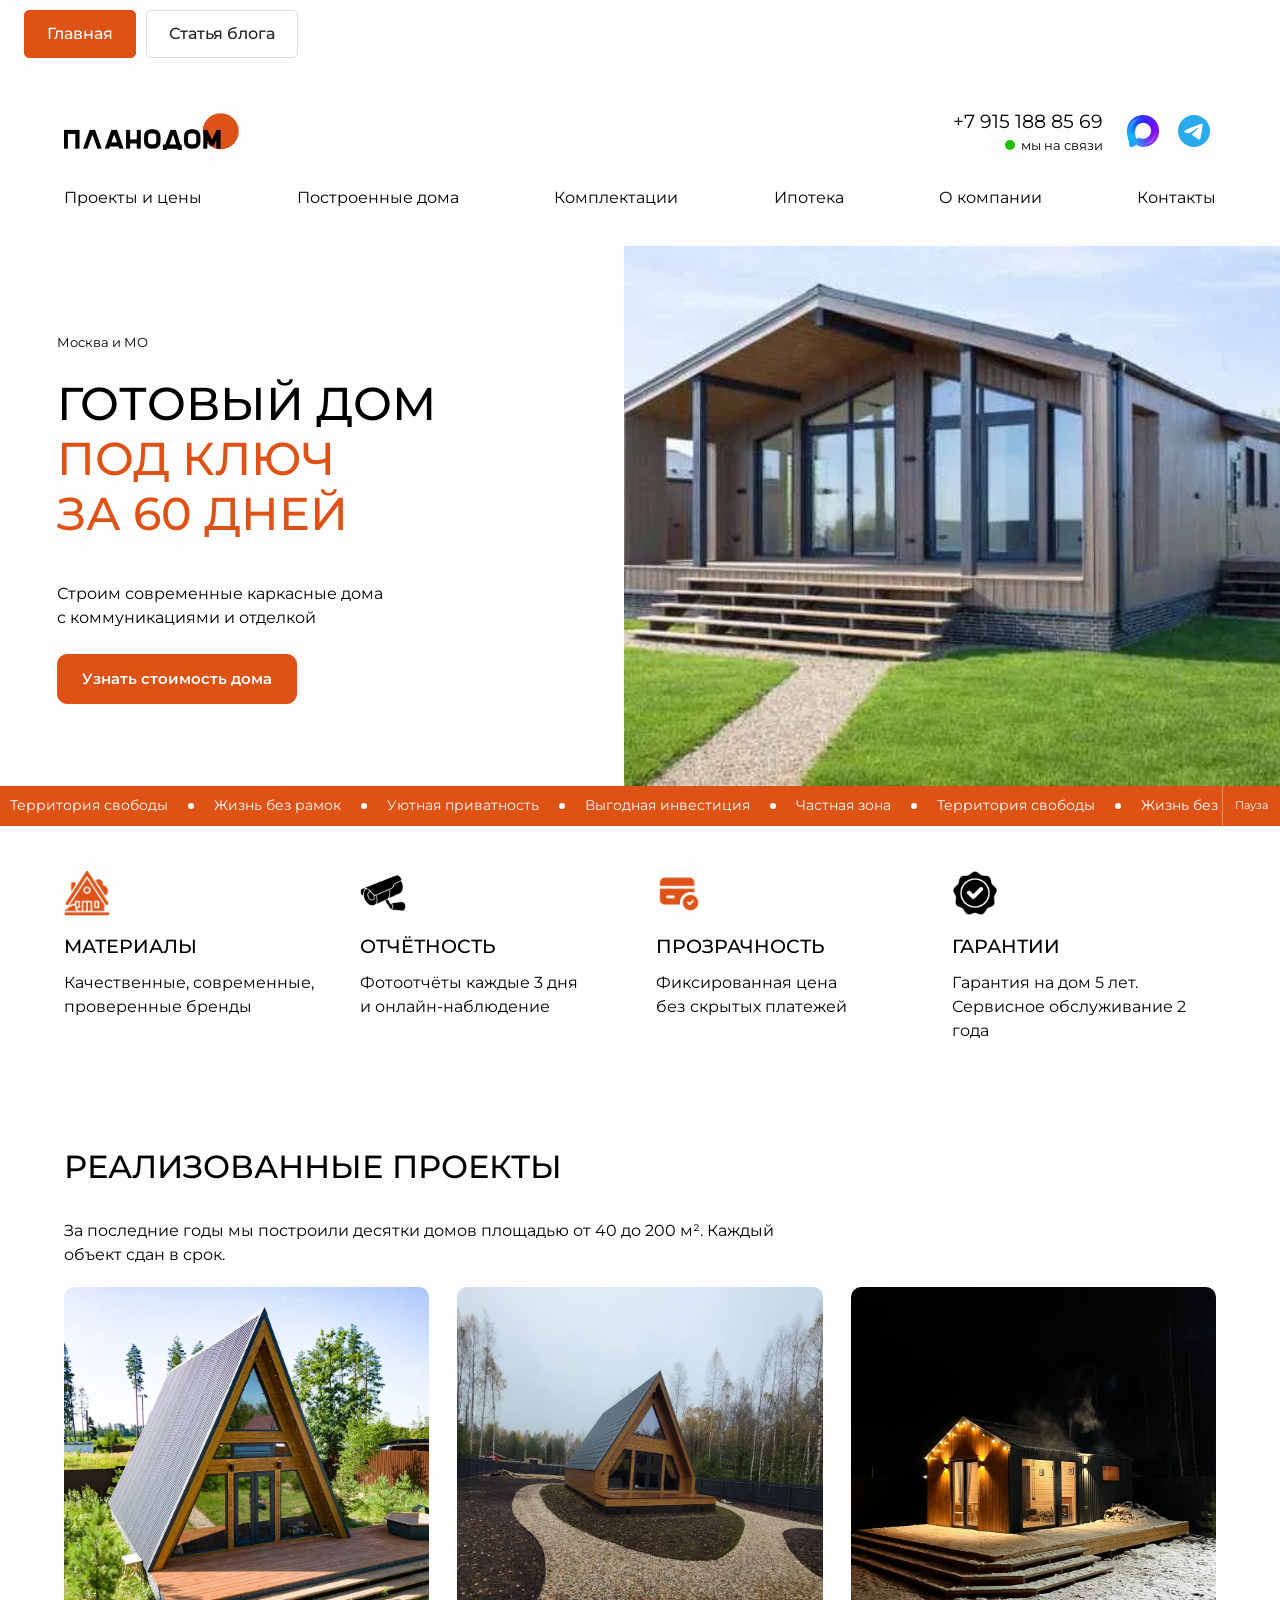
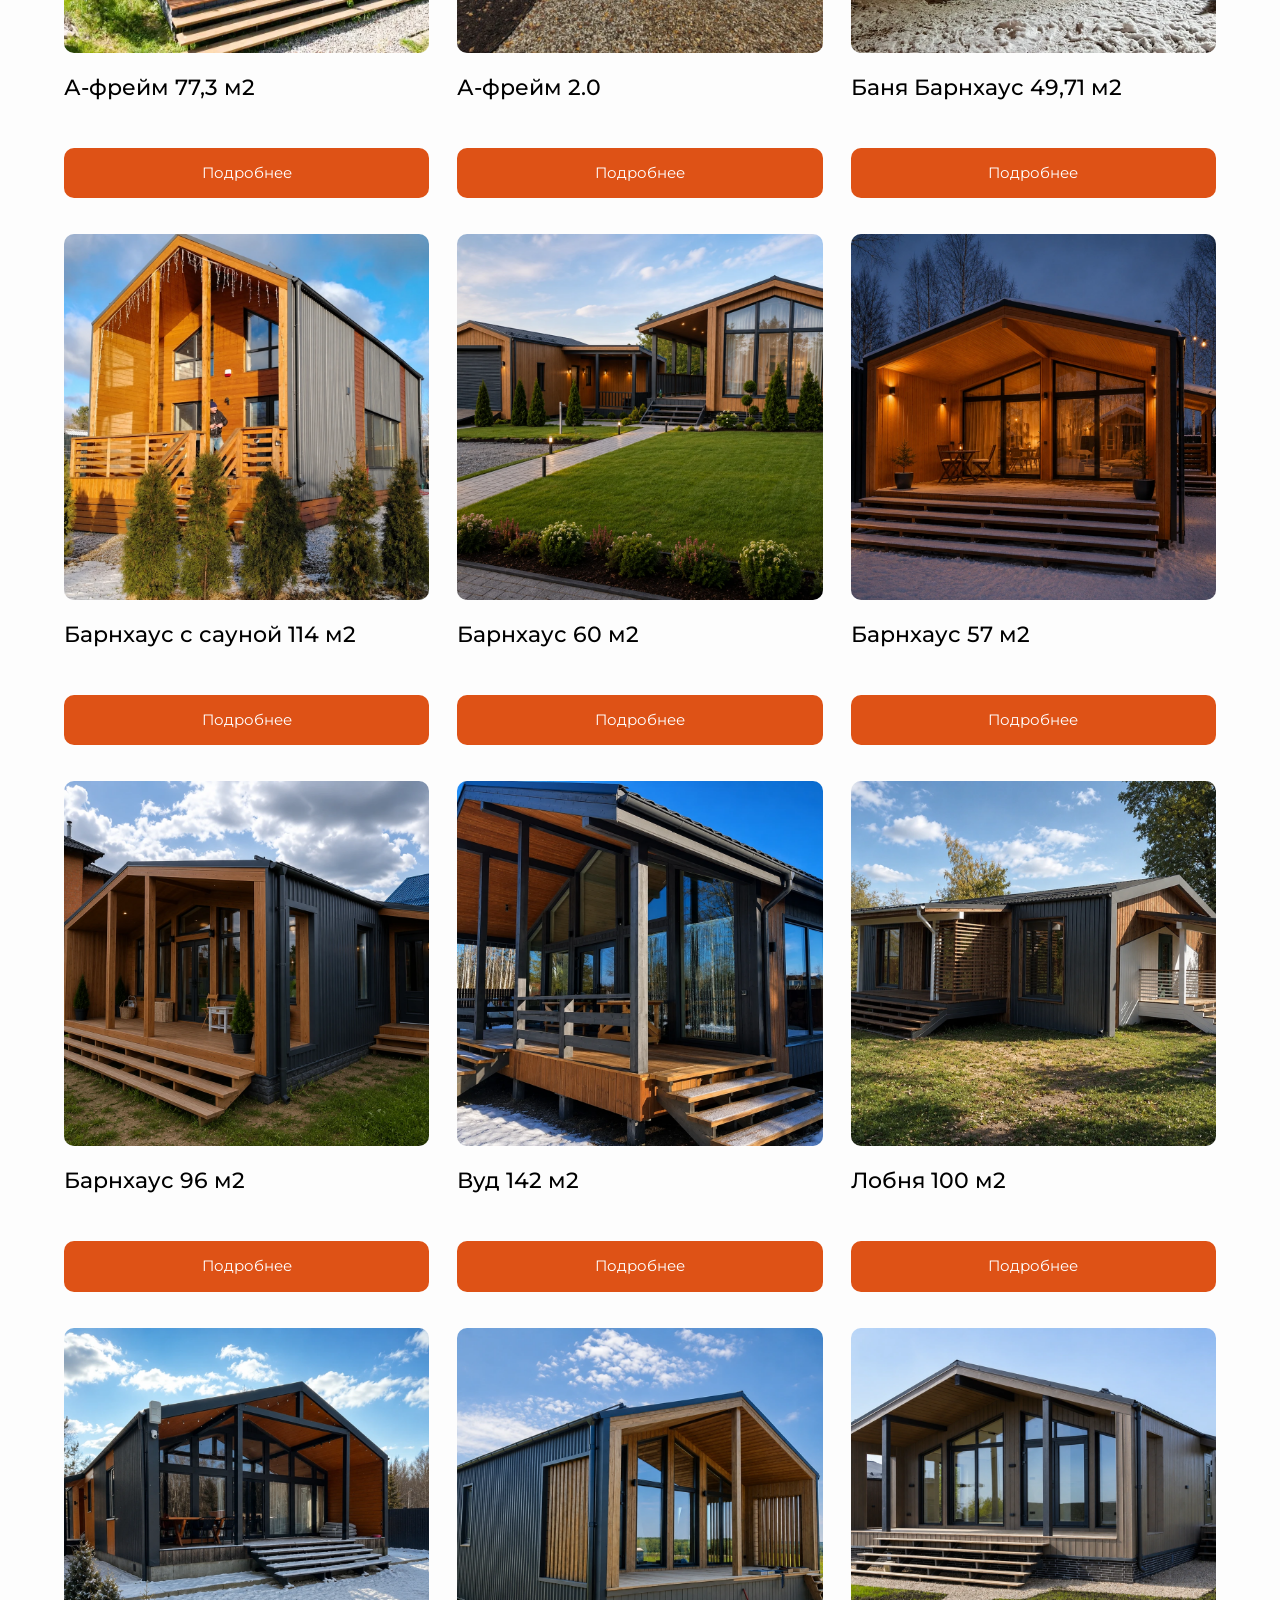
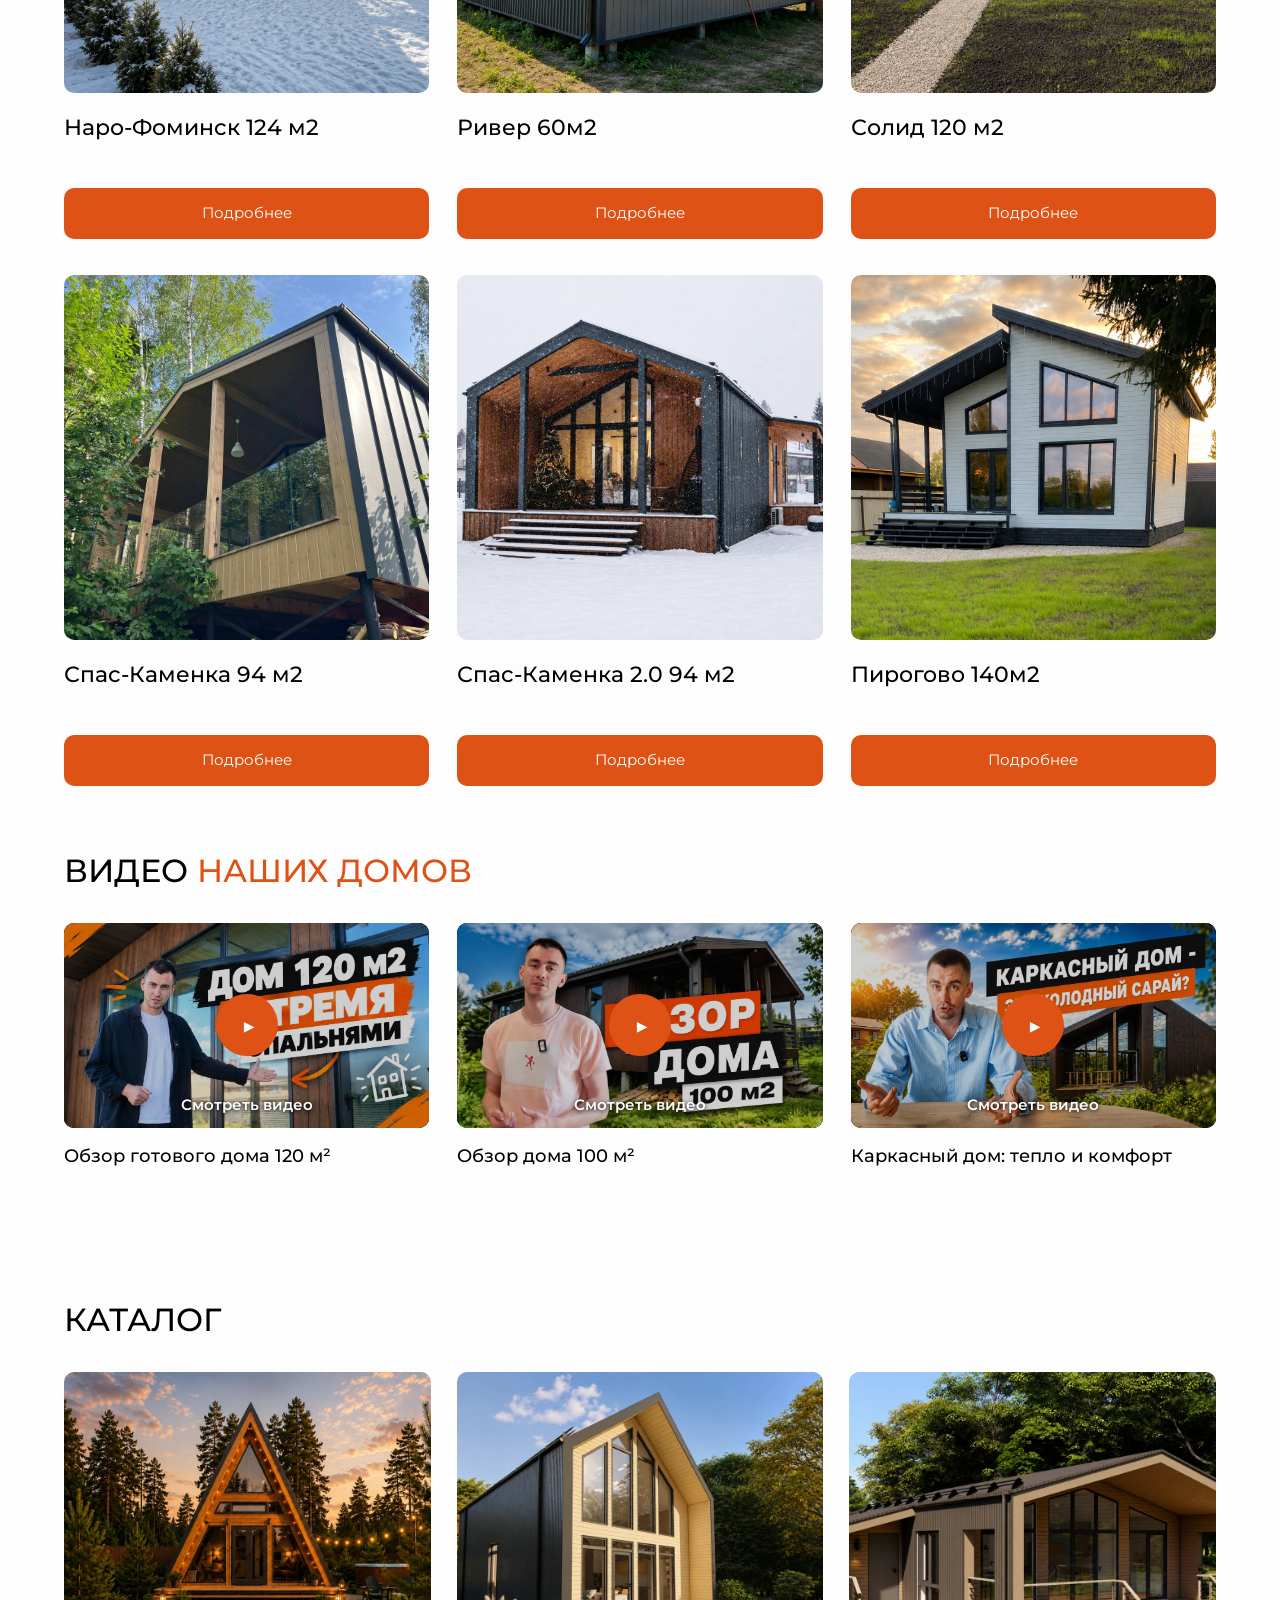
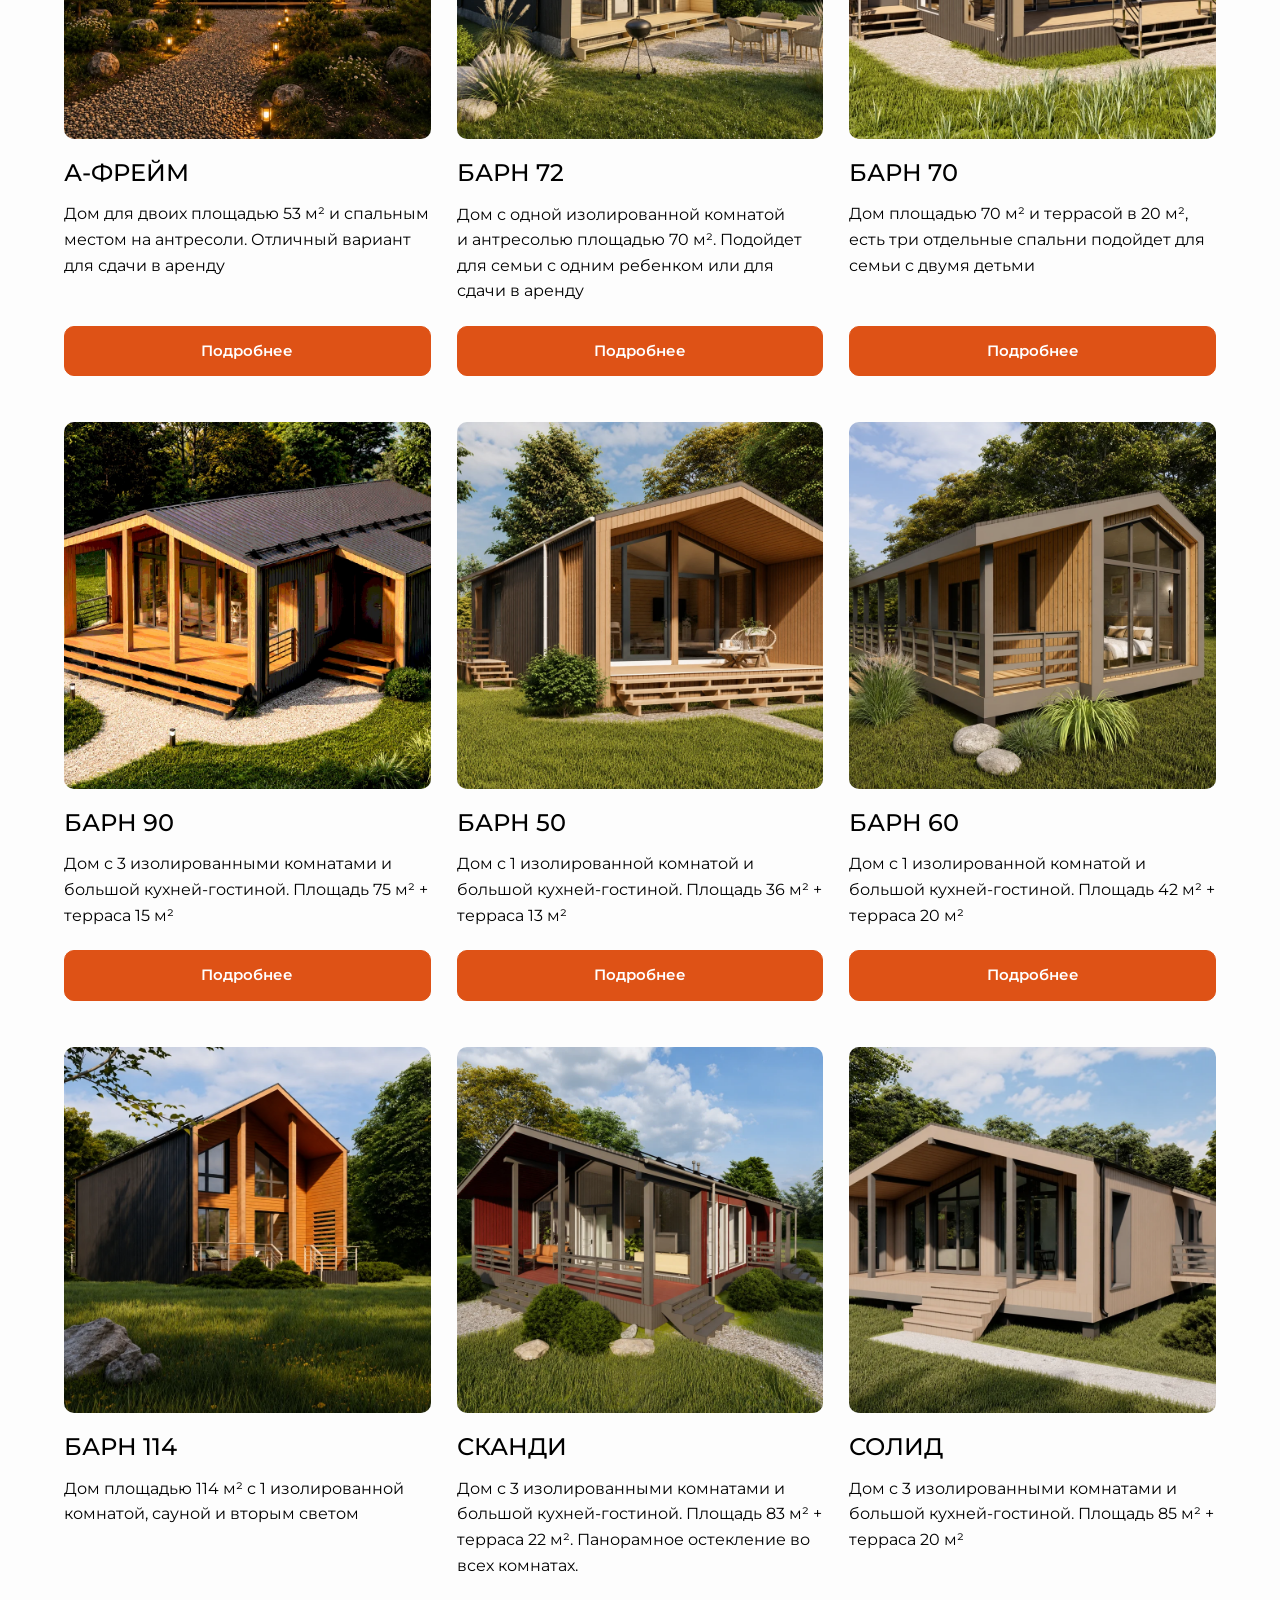
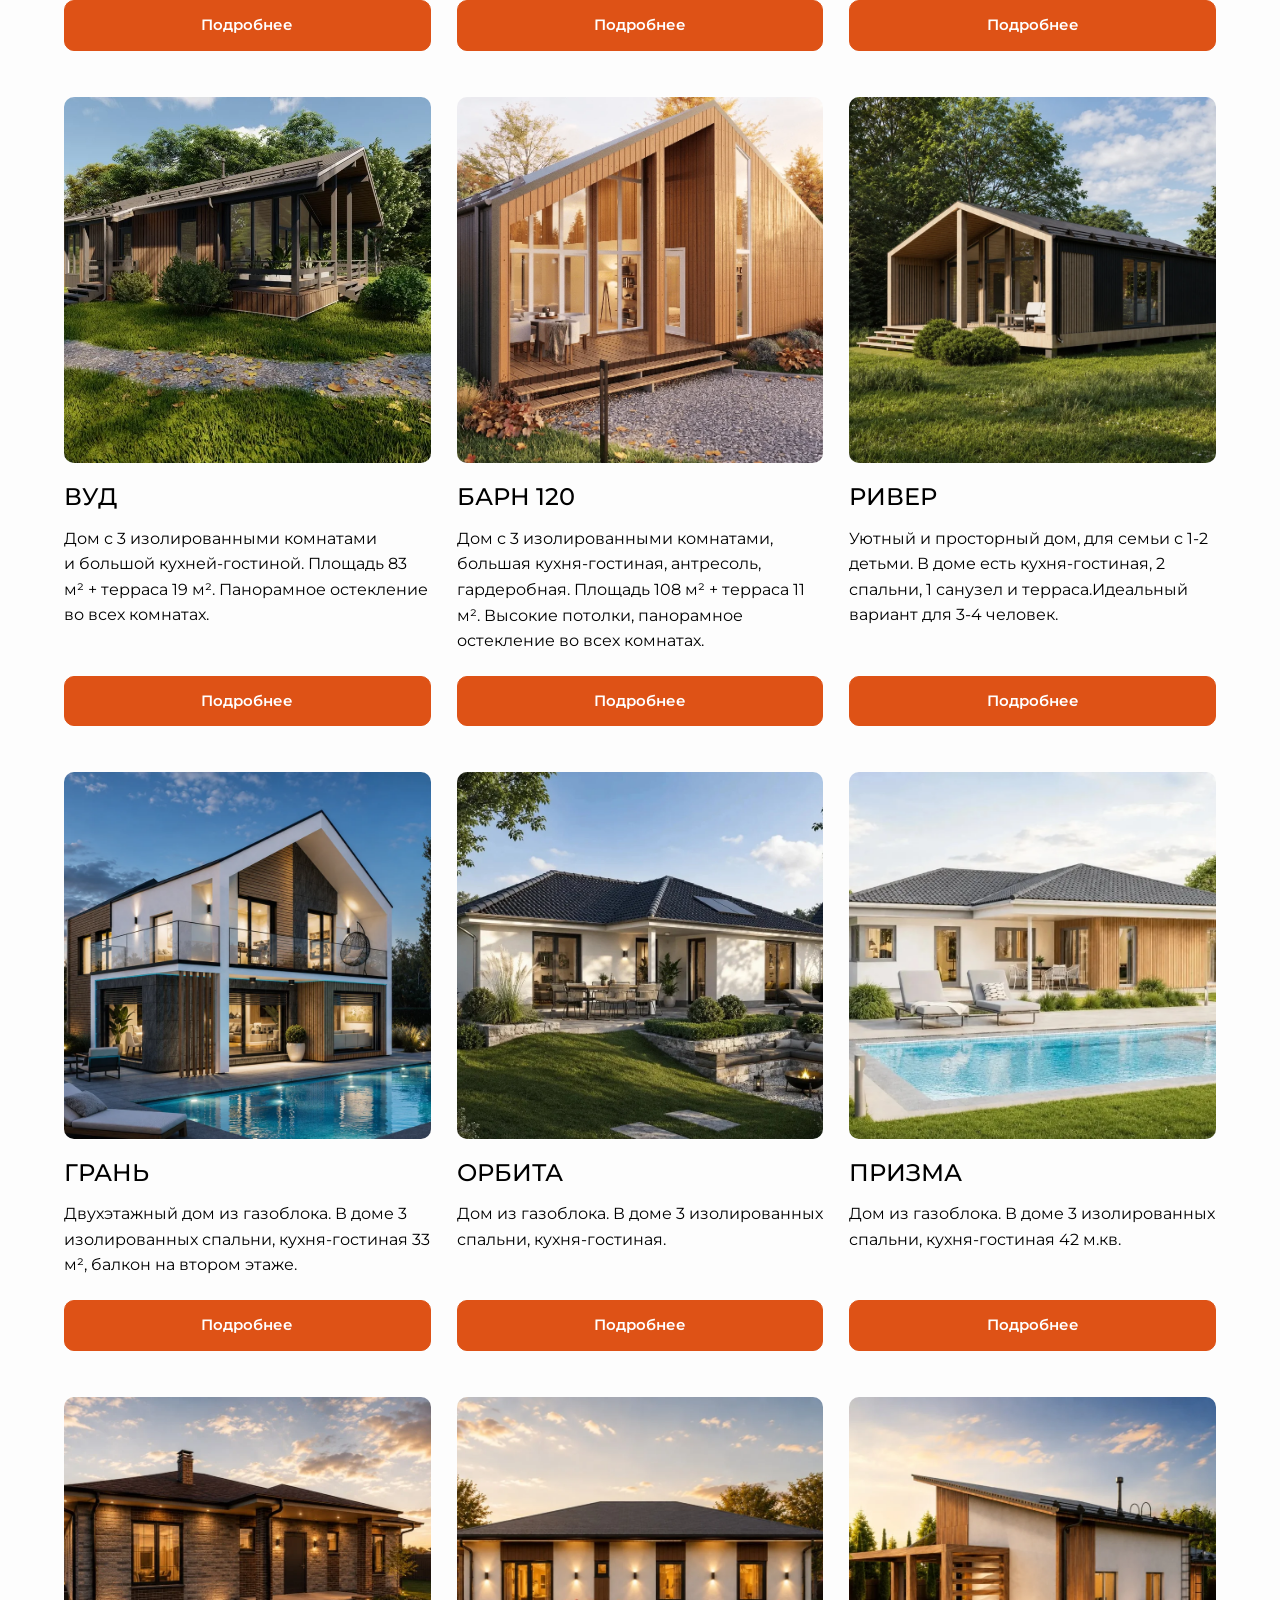
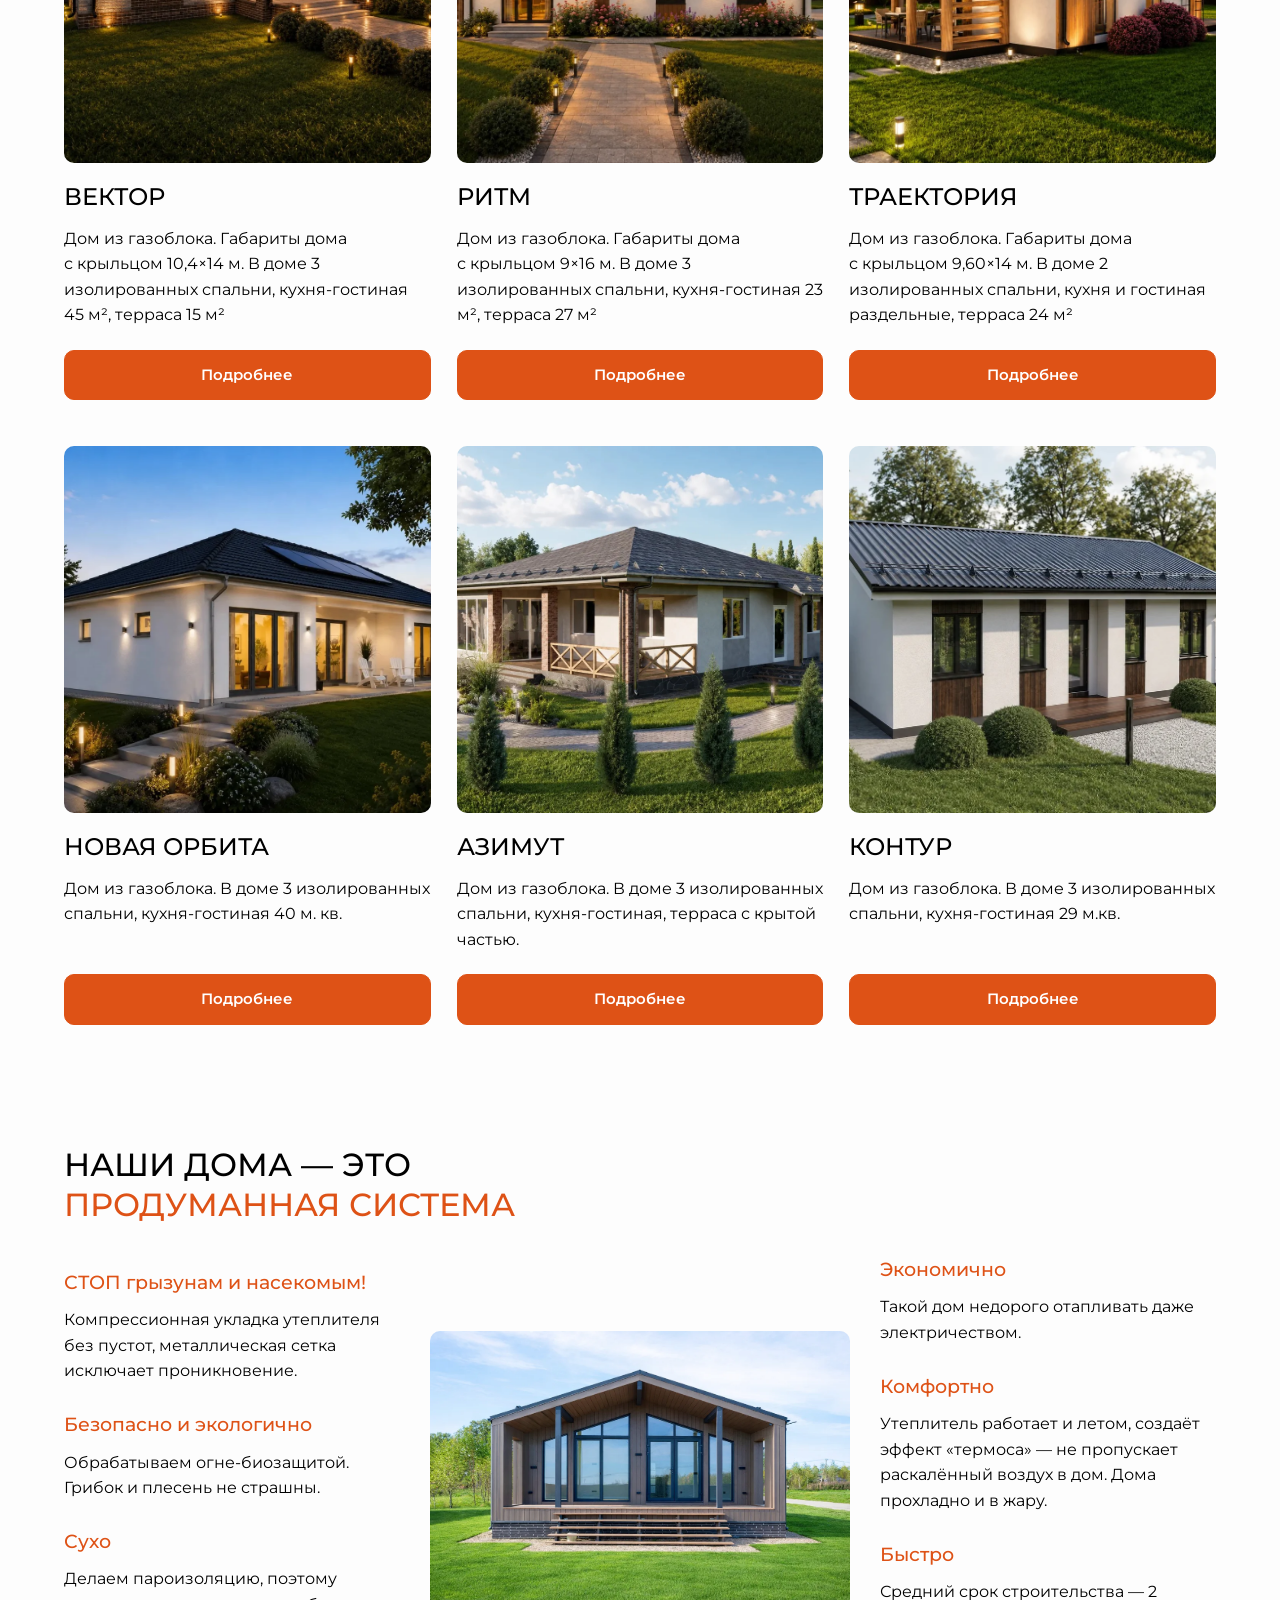
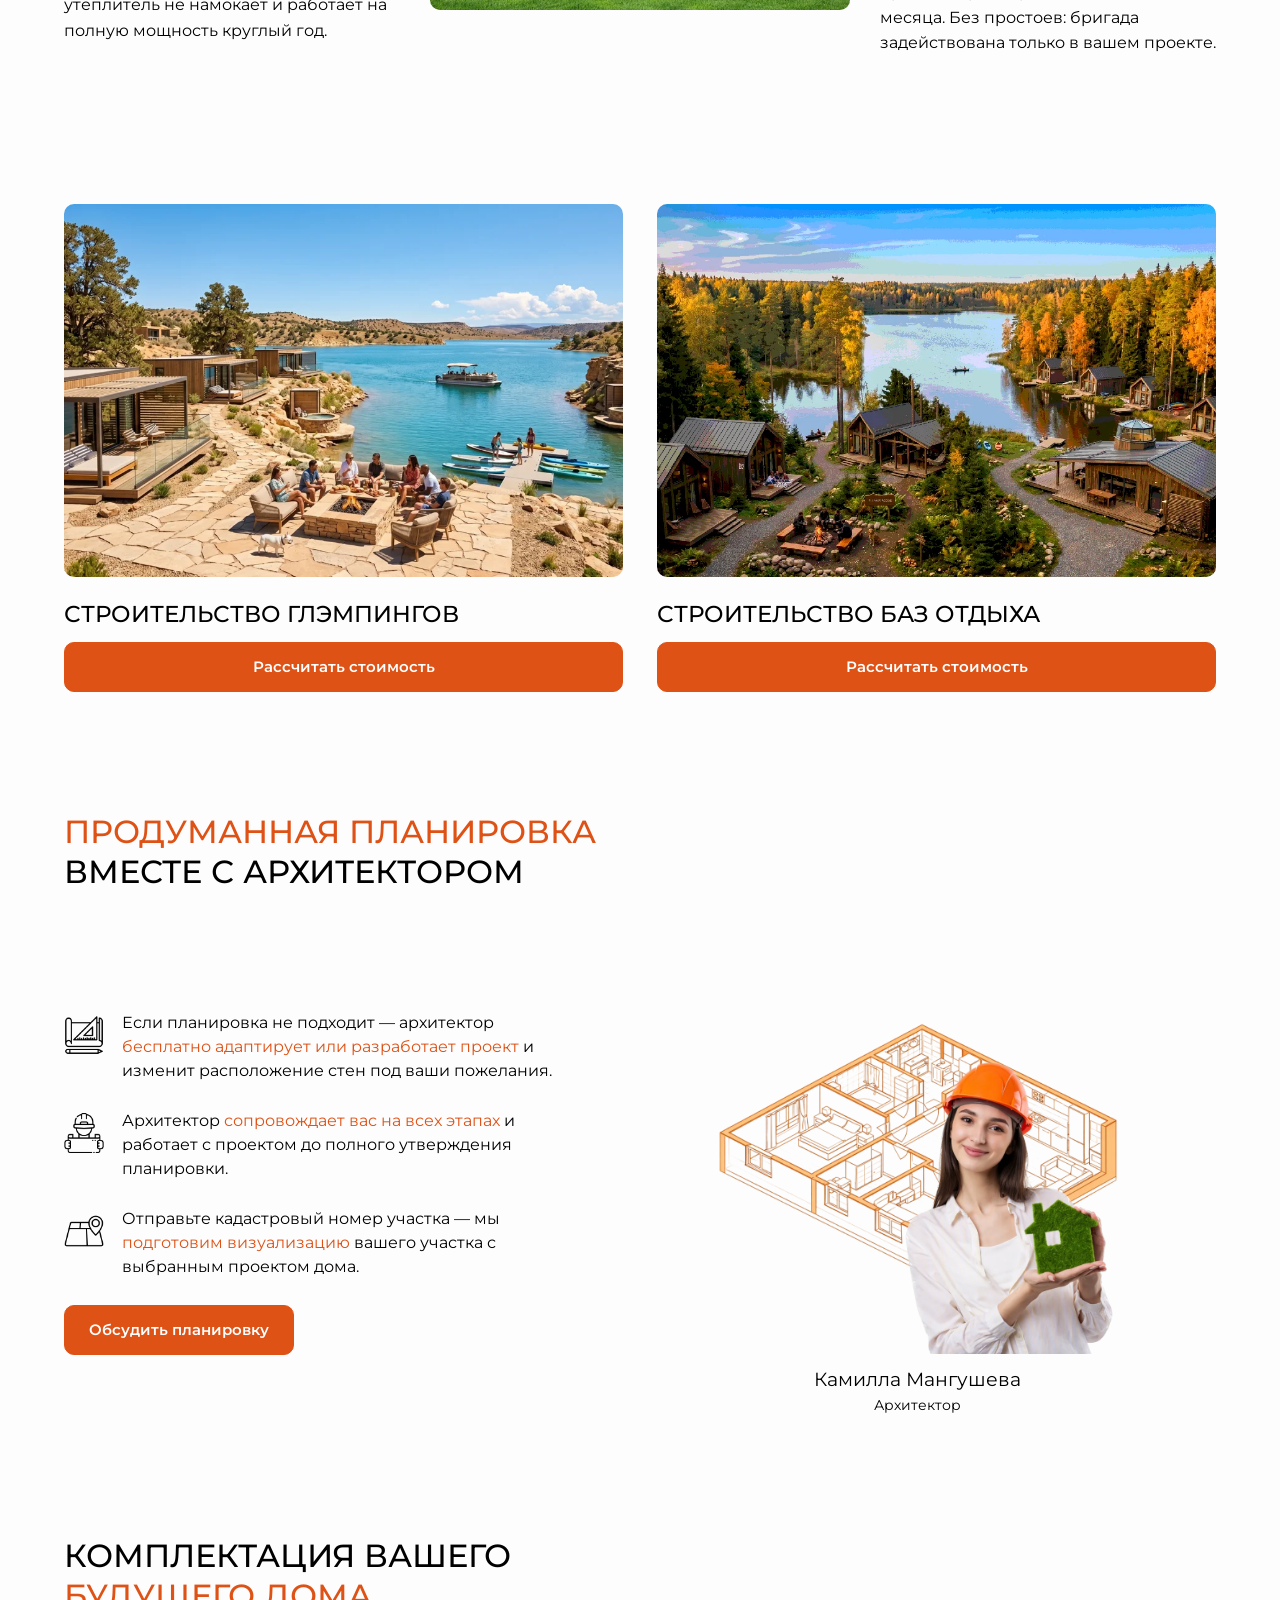
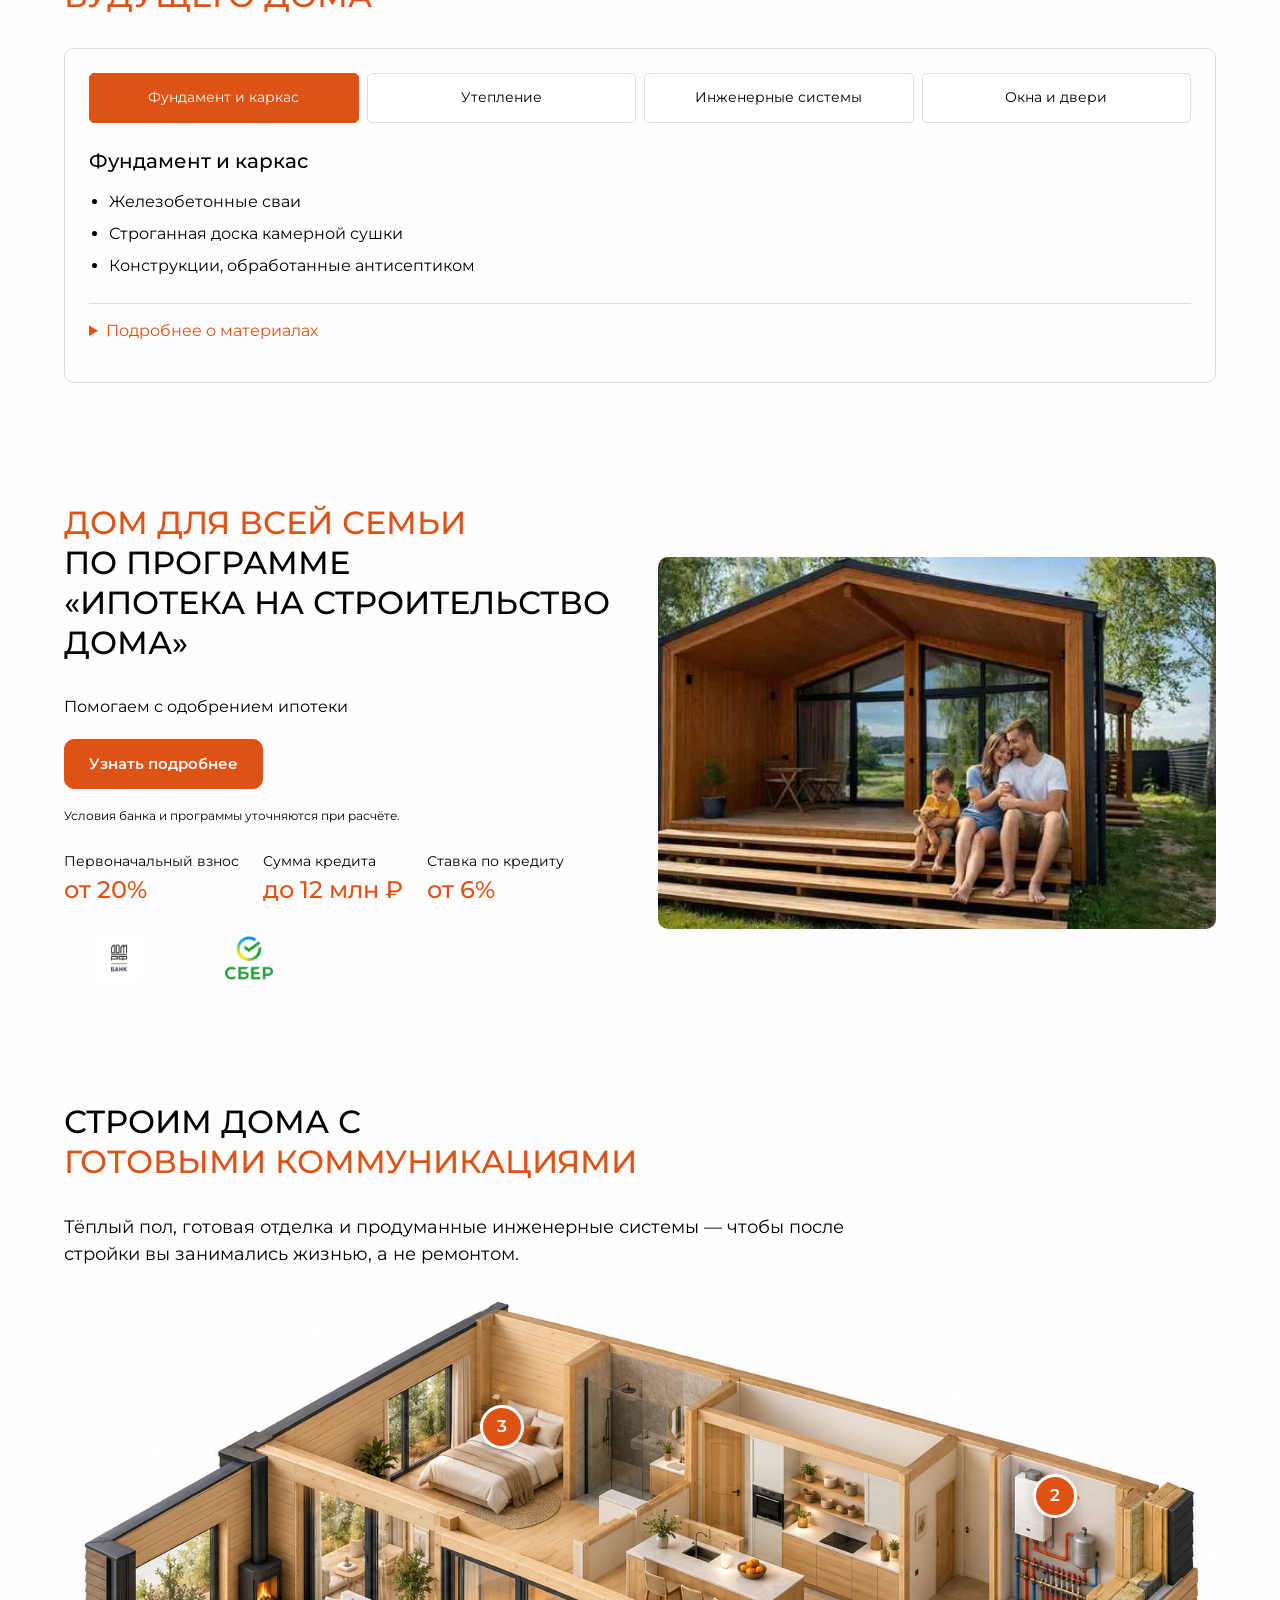
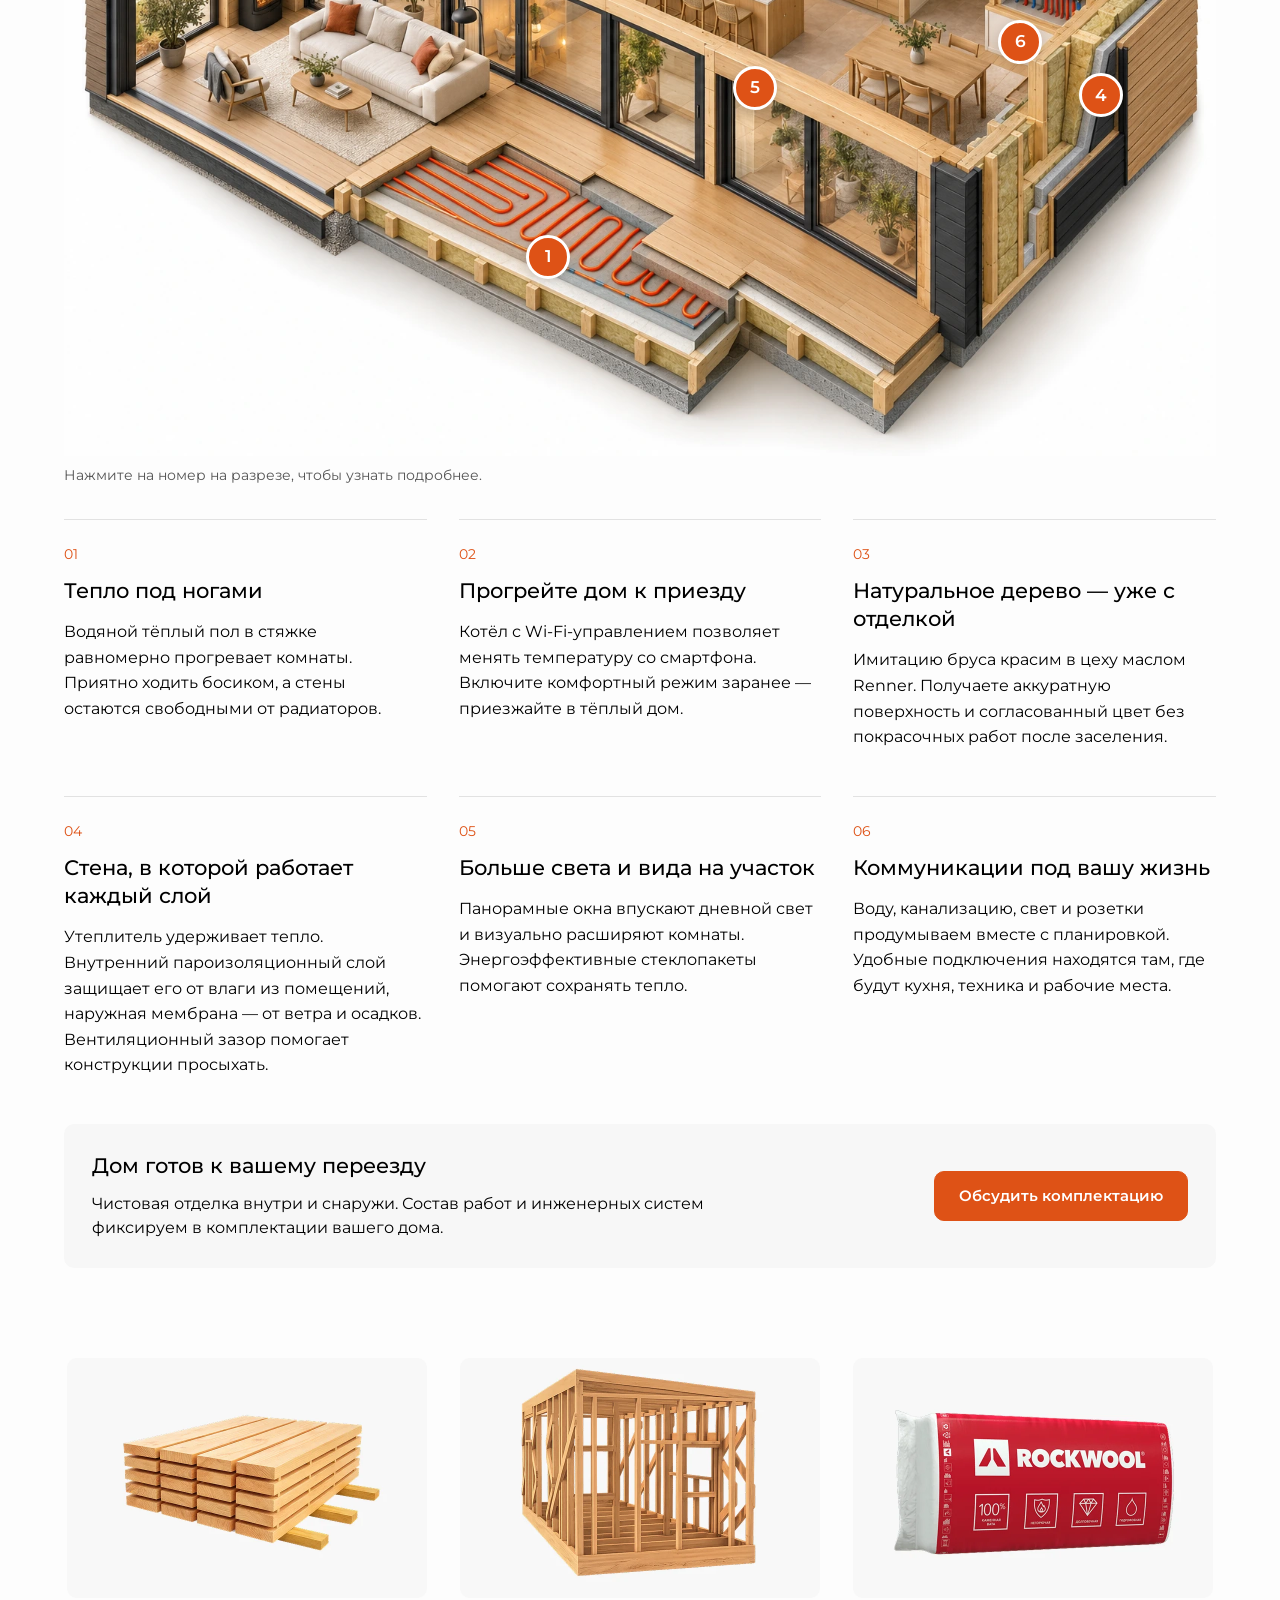
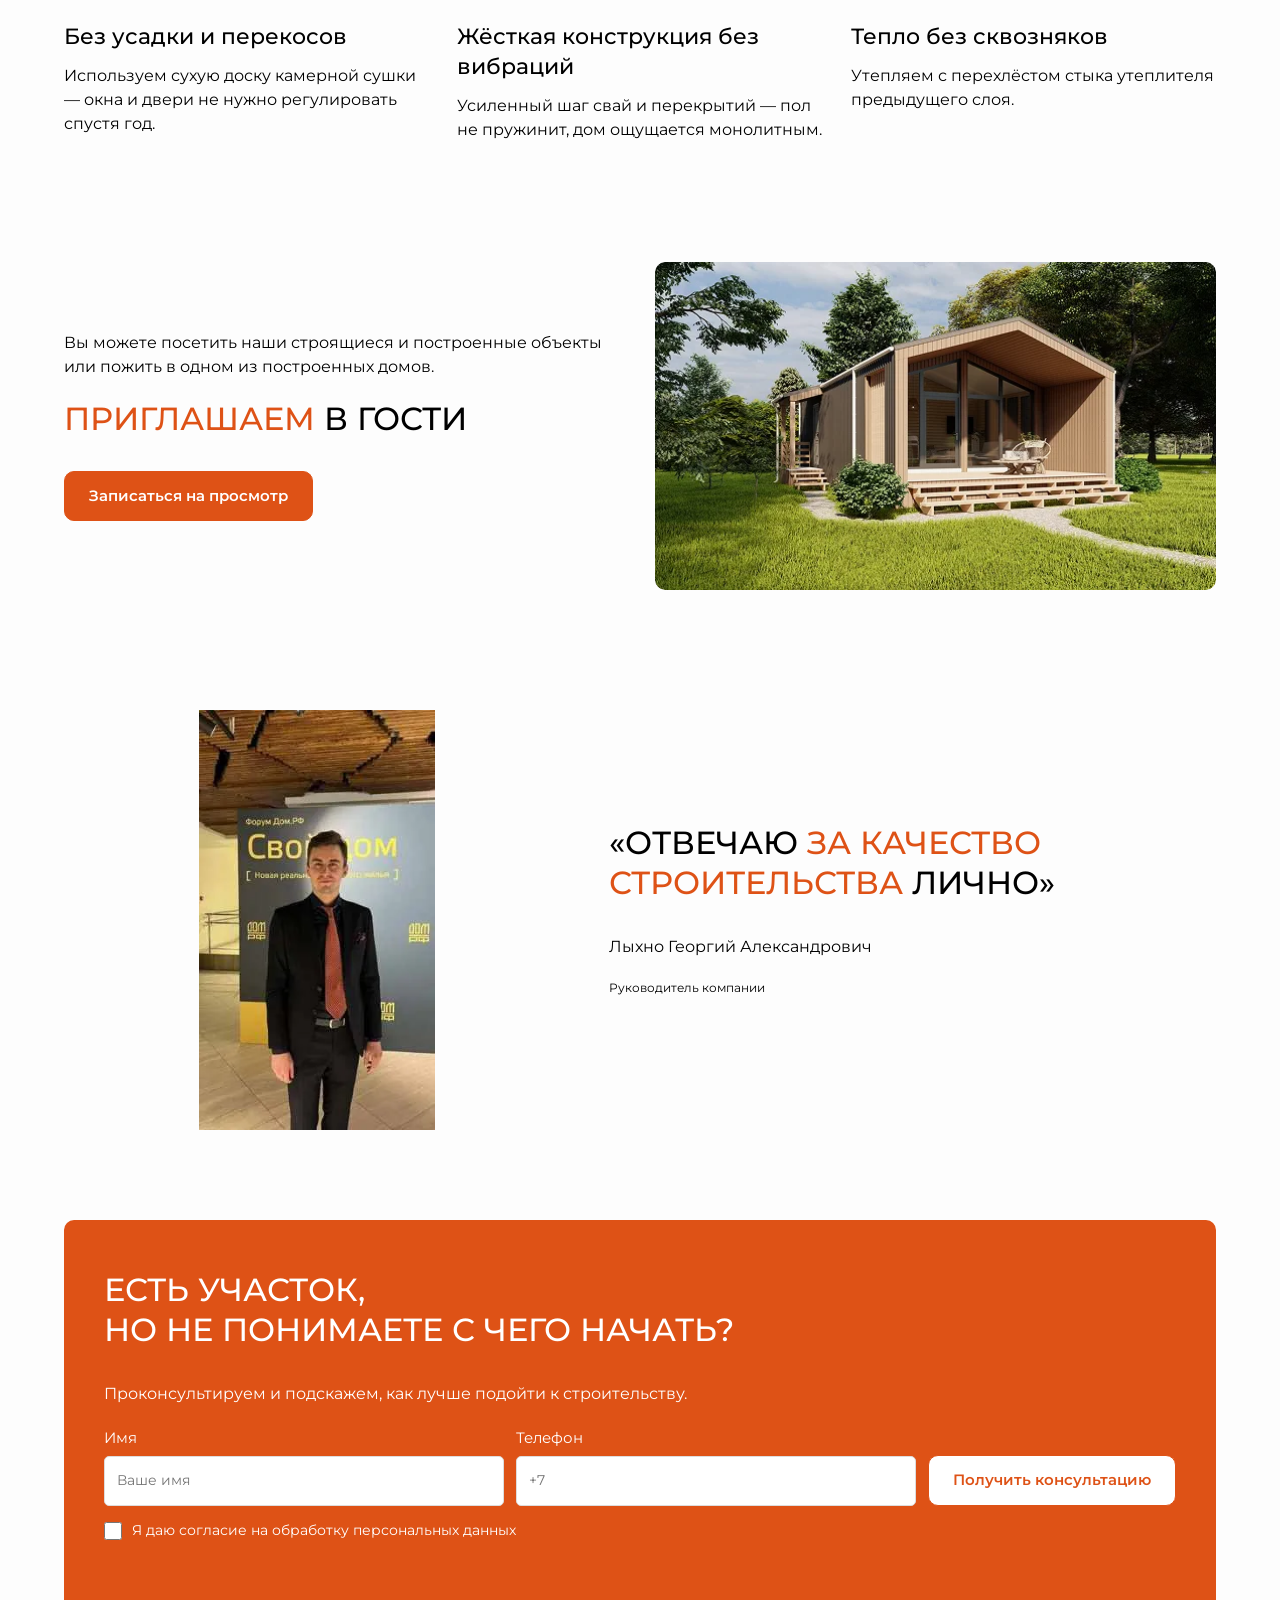
<file: index.html>
<!doctype html>
<html lang="ru">
<head>
<meta charset="utf-8">
<meta name="viewport" content="width=device-width, initial-scale=1">
<meta name="robots" content="noindex,nofollow">
<title>Planodom — первая версия сайта</title>
<style>body{margin:0;background:#fdfdfd}button,input,select,textarea{font:inherit}</style>
</head>
<body>
<link rel="stylesheet" href="https://fonts.googleapis.com/css2?family=Montserrat:wght@400;500;600;700&amp;display=swap">
<div id="pd-original">
<div class="preview-nav" role="tablist" aria-label="Страницы макета"><button type="button" aria-selected="true" role="tab" aria-controls="pd-home" id="pd-home-tab">Главная</button><button type="button" aria-selected="false" role="tab" aria-controls="pd-blog" id="pd-blog-tab">Статья блога</button></div>
<div class="site">
<header class="main-header"><a class="logo" href="#pd-top"><img src="assets/original-0.webp" alt="ПЛАНОДОМ" decoding="async" loading="eager" width="674" height="142"></a><nav class="primary-nav" aria-label="Основное меню"><a class="mobile-direct" href="#pd-catalog"><span class="desktop-label">Проекты и цены</span><span class="mobile-label">Проекты</span></a><a class="mobile-direct" href="#pd-built">Построенные дома</a><a href="#pd-package">Комплектации</a><a href="#pd-mortgage">Ипотека</a><a href="#pd-about">О компании</a><a href="#pd-contact">Контакты</a></nav><div class="header-contact">
  <div class="phone"><a href="tel:+79151888569">+7 915 188 85 69</a><small><span class="online-dot" aria-hidden="true"></span>мы на связи</small></div>
  <div class="messengers" aria-label="Связаться в мессенджере"><button class="messenger-icon" type="button" disabled aria-label="MAX — ссылка пока не подключена" title="MAX — ссылка пока не подключена"><img src="assets/max-icon.webp" alt="" width="32" height="32"></button><a class="messenger-icon" href="https://t.me/planodom" target="_blank" rel="noopener noreferrer" aria-label="Написать в Telegram" title="Telegram"><img src="assets/telegram-icon.svg" alt="" width="32" height="32"></a></div>
</div><details class="mobile-menu"><summary aria-label="Открыть меню"><svg viewBox="0 0 24 24" width="24" height="24" aria-hidden="true"><path d="M4 6h16M4 12h16M4 18h16" fill="none" stroke="currentColor" stroke-width="1.8" stroke-linecap="round"/></svg></summary><nav aria-label="Мобильное меню"><a href="#pd-catalog">Проекты и цены</a><a href="#pd-built">Построенные дома</a><a href="#pd-package">Комплектации</a><a href="#pd-mortgage">Ипотека</a><a href="#pd-about">О компании</a><a href="#pd-contact">Контакты</a><button class="blog-link" type="button">Блог и видео</button><button class="orange lead" type="button">Обсудить мой дом</button></nav></details></header>
<main id="pd-home" role="tabpanel" aria-labelledby="pd-home-tab">
<section class="hero" id="pd-top"><div class="hero-text"><p class="location">Москва и МО</p><h1>Готовый дом<br><em>под ключ<br>за 60 дней</em></h1><p>Строим современные каркасные дома<br>с коммуникациями и отделкой</p><button type="button" class="orange lead">Узнать стоимость дома</button></div><img class="hero-photo" src="assets/original-1.webp" alt="Дом с первого экрана planodom.ru" decoding="async" loading="eager" width="620" height="413"></section>
<div class="orange-band" aria-label="Территория свободы. Жизнь без рамок. Уютная приватность. Выгодная инвестиция. Частная зона.">
  <div class="marquee-window"><div class="marquee-track"><div class="marquee-group"><span>Территория свободы</span><span>Жизнь без рамок</span><span>Уютная приватность</span><span>Выгодная инвестиция</span><span>Частная зона</span></div></div></div>
  <button class="marquee-pause" type="button" aria-label="Приостановить бегущую строку" aria-pressed="false">Пауза</button>
</div>
<section class="guarantees" id="pd-guarantees"><article><img src="assets/guarantee-3.webp" alt="" aria-hidden="true" decoding="async" loading="eager" width="100" height="100"><h3>Материалы</h3><p>Качественные, современные,<br>проверенные бренды</p></article><article><img src="assets/guarantee-2.webp" alt="" aria-hidden="true" decoding="async" loading="eager" width="512" height="512"><h3>Отчётность</h3><p>Фотоотчёты каждые 3 дня<br>и онлайн-наблюдение</p></article><article><img src="assets/guarantee-1.webp" alt="" aria-hidden="true" decoding="async" loading="eager" width="100" height="100"><h3>Прозрачность</h3><p>Фиксированная цена<br>без скрытых платежей</p></article><article><img src="assets/guarantee-0.webp" alt="" aria-hidden="true" decoding="async" loading="eager" width="512" height="512"><h3>Гарантии</h3><p>Гарантия на дом 5 лет.<br>Сервисное обслуживание 2 года</p></article></section>
<section id="pd-built" class="built-section"><h2>Реализованные проекты</h2><p class="intro">За последние годы мы построили десятки домов площадью от 40 до 200 м². Каждый объект сдан в срок.</p><div class="realized-grid"><article><img src="assets/realized-00-0.webp" alt="А-фрейм 77,3 м2 — реализованный объект Planodom" width="1000" height="1000" loading="eager"><h3>А-фрейм 77,3 м2</h3><details class="built-details"><summary>Подробнее</summary><img src="assets/realized-00-1.webp" alt="А-фрейм 77,3 м2 — дополнительный вид" width="1000" height="1000" loading="lazy"><button class="orange lead" type="button">Обсудить похожий дом</button></details></article><article><img src="assets/realized-01-0.webp" alt="А-фрейм 2.0 — реализованный объект Planodom" width="1000" height="1000" loading="eager"><h3>А-фрейм 2.0</h3><details class="built-details"><summary>Подробнее</summary><img src="assets/realized-01-1.webp" alt="А-фрейм 2.0 — дополнительный вид" width="1000" height="1000" loading="lazy"><button class="orange lead" type="button">Обсудить похожий дом</button></details></article><article><img src="assets/realized-02-0.webp" alt="Баня Барнхаус 49,71 м2 — реализованный объект Planodom" width="1000" height="1000" loading="eager"><h3>Баня Барнхаус 49,71 м2</h3><details class="built-details"><summary>Подробнее</summary><img src="assets/realized-02-1.webp" alt="Баня Барнхаус 49,71 м2 — дополнительный вид" width="1000" height="1000" loading="lazy"><button class="orange lead" type="button">Обсудить похожий дом</button></details></article><article><img src="assets/realized-03-0.webp" alt="Барнхаус с сауной 114 м2 — реализованный объект Planodom" width="1000" height="1000" loading="eager"><h3>Барнхаус с сауной 114 м2</h3><details class="built-details"><summary>Подробнее</summary><img src="assets/realized-03-1.webp" alt="Барнхаус с сауной 114 м2 — дополнительный вид" width="1000" height="1000" loading="lazy"><button class="orange lead" type="button">Обсудить похожий дом</button></details></article><article><img src="assets/realized-04-0.webp" alt="Барнхаус 60 м2 — реализованный объект Planodom" width="1000" height="1000" loading="eager"><h3>Барнхаус 60 м2</h3><details class="built-details"><summary>Подробнее</summary><img src="assets/realized-04-1.webp" alt="Барнхаус 60 м2 — дополнительный вид" width="1000" height="1000" loading="lazy"><button class="orange lead" type="button">Обсудить похожий дом</button></details></article><article><img src="assets/realized-05-0.webp" alt="Барнхаус 57 м2 — реализованный объект Planodom" width="1000" height="1000" loading="eager"><h3>Барнхаус 57 м2</h3><details class="built-details"><summary>Подробнее</summary><img src="assets/realized-05-1.webp" alt="Барнхаус 57 м2 — дополнительный вид" width="1000" height="1000" loading="lazy"><button class="orange lead" type="button">Обсудить похожий дом</button></details></article><article><img src="assets/realized-06-0.webp" alt="Барнхаус 96 м2 — реализованный объект Planodom" width="1000" height="1000" loading="eager"><h3>Барнхаус 96 м2</h3><details class="built-details"><summary>Подробнее</summary><img src="assets/realized-06-1.webp" alt="Барнхаус 96 м2 — дополнительный вид" width="1000" height="1000" loading="lazy"><button class="orange lead" type="button">Обсудить похожий дом</button></details></article><article><img src="assets/realized-07-0.webp" alt="Вуд 142 м2 — реализованный объект Planodom" width="1000" height="1000" loading="eager"><h3>Вуд 142 м2</h3><details class="built-details"><summary>Подробнее</summary><img src="assets/realized-07-1.webp" alt="Вуд 142 м2 — дополнительный вид" width="1000" height="1000" loading="lazy"><button class="orange lead" type="button">Обсудить похожий дом</button></details></article><article><img src="assets/realized-08-0.webp" alt="Лобня 100 м2 — реализованный объект Planodom" width="1000" height="1000" loading="eager"><h3>Лобня 100 м2</h3><details class="built-details"><summary>Подробнее</summary><img src="assets/realized-08-1.webp" alt="Лобня 100 м2 — дополнительный вид" width="1000" height="1000" loading="lazy"><button class="orange lead" type="button">Обсудить похожий дом</button></details></article><article><img src="assets/realized-09-0.webp" alt="Наро-Фоминск 124 м2 — реализованный объект Planodom" width="1000" height="1000" loading="eager"><h3>Наро-Фоминск 124 м2</h3><details class="built-details"><summary>Подробнее</summary><img src="assets/realized-09-1.webp" alt="Наро-Фоминск 124 м2 — дополнительный вид" width="1000" height="1000" loading="lazy"><button class="orange lead" type="button">Обсудить похожий дом</button></details></article><article><img src="assets/realized-10-0.webp" alt="Ривер 60м2 — реализованный объект Planodom" width="1000" height="1000" loading="eager"><h3>Ривер 60м2</h3><details class="built-details"><summary>Подробнее</summary><img src="assets/realized-10-1.webp" alt="Ривер 60м2 — дополнительный вид" width="1000" height="1000" loading="lazy"><button class="orange lead" type="button">Обсудить похожий дом</button></details></article><article><img src="assets/realized-11-0.webp" alt="Солид 120 м2 — реализованный объект Planodom" width="1000" height="1000" loading="eager"><h3>Солид 120 м2</h3><details class="built-details"><summary>Подробнее</summary><img src="assets/realized-11-1.webp" alt="Солид 120 м2 — дополнительный вид" width="1000" height="1000" loading="lazy"><button class="orange lead" type="button">Обсудить похожий дом</button></details></article><article><img src="assets/realized-12-0.webp" alt="Спас-Каменка 94 м2 — реализованный объект Planodom" width="1000" height="1000" loading="eager"><h3>Спас-Каменка 94 м2</h3><details class="built-details"><summary>Подробнее</summary><img src="assets/realized-12-1.webp" alt="Спас-Каменка 94 м2 — дополнительный вид" width="1000" height="1000" loading="lazy"><button class="orange lead" type="button">Обсудить похожий дом</button></details></article><article><img src="assets/realized-13-0.webp" alt="Спас-Каменка 2.0 94 м2 — реализованный объект Planodom" width="1000" height="1000" loading="eager"><h3>Спас-Каменка 2.0 94 м2</h3><details class="built-details"><summary>Подробнее</summary><img src="assets/realized-13-1.webp" alt="Спас-Каменка 2.0 94 м2 — дополнительный вид" width="1000" height="1000" loading="lazy"><button class="orange lead" type="button">Обсудить похожий дом</button></details></article><article><img src="assets/realized-14-0.webp" alt="Пирогово 140м2 — реализованный объект Planodom" width="1000" height="1000" loading="eager"><h3>Пирогово 140м2</h3><details class="built-details"><summary>Подробнее</summary><img src="assets/realized-14-1.webp" alt="Пирогово 140м2 — дополнительный вид" width="1000" height="1000" loading="lazy"><button class="orange lead" type="button">Обсудить похожий дом</button></details></article></div><div id="pd-home-videos" class="home-videos"><h2>Видео <em>наших домов</em></h2><div class="video-grid"><article class="video-card"><div class="video-player" data-video="hUe-Zh9r758" data-title="Обзор готового дома 120 м²"><button class="video-start" type="button" aria-label="Смотреть: Обзор готового дома 120 м²"><img src="assets/objects-0.webp" alt="" width="1280" height="720" loading="eager"><span class="video-play">▶</span><span class="video-action">Смотреть видео</span></button></div><h3>Обзор готового дома 120 м²</h3></article><article class="video-card"><div class="video-player" data-video="dsoAVWG21Eo" data-title="Обзор дома 100 м²"><button class="video-start" type="button" aria-label="Смотреть: Обзор дома 100 м²"><img src="assets/objects-1.webp" alt="" width="1280" height="720" loading="eager"><span class="video-play">▶</span><span class="video-action">Смотреть видео</span></button></div><h3>Обзор дома 100 м²</h3></article><article class="video-card"><div class="video-player" data-video="J1b8H1uEuj4" data-title="Каркасный дом: тепло и комфорт"><button class="video-start" type="button" aria-label="Смотреть: Каркасный дом: тепло и комфорт"><img src="assets/objects-2.webp" alt="" width="1280" height="720" loading="eager"><span class="video-play">▶</span><span class="video-action">Смотреть видео</span></button></div><h3>Каркасный дом: тепло и комфорт</h3></article></div></div></section>
<section id="pd-catalog"><h2>Каталог</h2><div class="catalog-grid"><article><img src="assets/catalog-00.webp" alt="А-фрейм" loading="eager" decoding="async" width="1200" height="900"><h3>А-фрейм</h3><p>Дом для двоих площадью 53 м² и спальным местом на антресоли. Отличный вариант для сдачи в аренду</p><button class="orange project-open" data-project="А-фрейм" type="button" data-image="assets/catalog-00.webp" data-description="Дом для двоих площадью 53 м² и спальным местом на антресоли. Отличный вариант для сдачи в аренду">Подробнее</button></article>
<article><img src="assets/catalog-01.webp" alt="Барн 72" loading="eager" decoding="async" width="1200" height="900"><h3>Барн 72</h3><p>Дом с одной изолированной комнатой и антресолью площадью 70 м². Подойдет для семьи с одним ребенком или для сдачи в аренду</p><button class="orange project-open" data-project="Барн 72" type="button" data-image="assets/catalog-01.webp" data-description="Дом с одной изолированной комнатой и антресолью площадью 70 м². Подойдет для семьи с одним ребенком или для сдачи в аренду">Подробнее</button></article>
<article><img src="assets/catalog-02.webp" alt="Барн 70" loading="eager" decoding="async" width="1200" height="900"><h3>Барн 70</h3><p>Дом площадью 70 м² и террасой в 20 м², есть три отдельные спальни подойдет для семьи с двумя детьми</p><button class="orange project-open" data-project="Барн 70" type="button" data-image="assets/catalog-02.webp" data-description="Дом площадью 70 м² и террасой в 20 м², есть три отдельные спальни подойдет для семьи с двумя детьми">Подробнее</button></article>
<article><img src="assets/catalog-06.webp" alt="Барн 90" loading="eager" decoding="async" width="1200" height="900"><h3>Барн 90</h3><p>Дом с 3 изолированными комнатами и большой кухней-гостиной. Площадь 75 м² + терраса 15 м²</p><button class="orange project-open" data-project="Барн 90" type="button" data-image="assets/catalog-06.webp" data-description="Дом с 3 изолированными комнатами и большой кухней-гостиной. Площадь 75 м² + терраса 15 м²">Подробнее</button></article>
<article><img src="assets/catalog-07.webp" alt="Барн 50" loading="eager" decoding="async" width="1200" height="900"><h3>Барн 50</h3><p>Дом с 1 изолированной комнатой и большой кухней-гостиной. Площадь 36 м² + терраса 13 м²</p><button class="orange project-open" data-project="Барн 50" type="button" data-image="assets/catalog-07.webp" data-description="Дом с 1 изолированной комнатой и большой кухней-гостиной. Площадь 36 м² + терраса 13 м²">Подробнее</button></article>
<article><img src="assets/catalog-08.webp" alt="Барн 60" loading="eager" decoding="async" width="1200" height="900"><h3>Барн 60</h3><p>Дом с 1 изолированной комнатой и большой кухней-гостиной. Площадь 42 м² + терраса 20 м²</p><button class="orange project-open" data-project="Барн 60" type="button" data-image="assets/catalog-08.webp" data-description="Дом с 1 изолированной комнатой и большой кухней-гостиной. Площадь 42 м² + терраса 20 м²">Подробнее</button></article>
<article><img src="assets/catalog-12.webp" alt="Барн 114" loading="eager" decoding="async" width="1200" height="900"><h3>Барн 114</h3><p>Дом площадью 114 м² с 1 изолированной комнатой, сауной и вторым светом</p><button class="orange project-open" data-project="Барн 114" type="button" data-image="assets/catalog-12.webp" data-description="Дом площадью 114 м² с 1 изолированной комнатой, сауной и вторым светом">Подробнее</button></article>
<article><img src="assets/catalog-13.webp" alt="Сканди" loading="eager" decoding="async" width="1200" height="900"><h3>Сканди</h3><p>Дом с 3 изолированными комнатами и большой кухней-гостиной. Площадь 83 м² + терраса 22 м². Панорамное остекление во всех комнатах.</p><button class="orange project-open" data-project="Сканди" type="button" data-image="assets/catalog-13.webp" data-description="Дом с 3 изолированными комнатами и большой кухней-гостиной. Площадь 83 м² + терраса 22 м². Панорамное остекление во всех комнатах.">Подробнее</button></article>
<article><img src="assets/catalog-14.webp" alt="Солид" loading="eager" decoding="async" width="1200" height="900"><h3>Солид</h3><p>Дом с 3 изолированными комнатами и большой кухней-гостиной. Площадь 85 м² + терраса 20 м²</p><button class="orange project-open" data-project="Солид" type="button" data-image="assets/catalog-14.webp" data-description="Дом с 3 изолированными комнатами и большой кухней-гостиной. Площадь 85 м² + терраса 20 м²">Подробнее</button></article>
<article><img src="assets/catalog-18.webp" alt="Вуд" loading="eager" decoding="async" width="1200" height="675"><h3>Вуд</h3><p>Дом с 3 изолированными комнатами и большой кухней-гостиной. Площадь 83 м² + терраса 19 м². Панорамное остекление во всех комнатах.</p><button class="orange project-open" data-project="Вуд" type="button" data-image="assets/catalog-18.webp" data-description="Дом с 3 изолированными комнатами и большой кухней-гостиной. Площадь 83 м² + терраса 19 м². Панорамное остекление во всех комнатах.">Подробнее</button></article>
<article><img src="assets/catalog-19.webp" alt="Барн 120" loading="eager" decoding="async" width="1200" height="817"><h3>Барн 120</h3><p>Дом с 3 изолированными комнатами, большая кухня-гостиная, антресоль, гардеробная. Площадь 108 м² + терраса 11 м². Высокие потолки, панорамное остекление во всех комнатах.</p><button class="orange project-open" data-project="Барн 120" type="button" data-image="assets/catalog-19.webp" data-description="Дом с 3 изолированными комнатами, большая кухня-гостиная, антресоль, гардеробная. Площадь 108 м² + терраса 11 м². Высокие потолки, панорамное остекление во всех комнатах.">Подробнее</button></article>
<article><img src="assets/catalog-20.webp" alt="Ривер" loading="eager" decoding="async" width="1200" height="900"><h3>Ривер</h3><p>Уютный и просторный дом, для семьи с 1-2 детьми. В доме есть кухня-гостиная, 2 спальни, 1 санузел и терраса.Идеальный вариант для 3-4 человек.</p><button class="orange project-open" data-project="Ривер" type="button" data-image="assets/catalog-20.webp" data-description="Уютный и просторный дом, для семьи с 1-2 детьми. В доме есть кухня-гостиная, 2 спальни, 1 санузел и терраса.Идеальный вариант для 3-4 человек.">Подробнее</button></article>
<article><img src="assets/catalog-24.webp" alt="Грань" loading="eager" decoding="async" width="1200" height="900"><h3>Грань</h3><p>Двухэтажный дом из газоблока. В доме 3 изолированных спальни, кухня-гостиная 33 м², балкон на втором этаже.</p><button class="orange project-open" data-project="Грань" type="button" data-image="assets/catalog-24.webp" data-description="Двухэтажный дом из газоблока. В доме 3 изолированных спальни, кухня-гостиная 33 м², балкон на втором этаже.">Подробнее</button></article>
<article><img src="assets/catalog-25.webp" alt="Орбита" loading="eager" decoding="async" width="1200" height="900"><h3>Орбита</h3><p>Дом из газоблока. В доме 3 изолированных спальни, кухня-гостиная.</p><button class="orange project-open" data-project="Орбита" type="button" data-image="assets/catalog-25.webp" data-description="Дом из газоблока. В доме 3 изолированных спальни, кухня-гостиная.">Подробнее</button></article>
<article><img src="assets/catalog-26.webp" alt="Призма" loading="eager" decoding="async" width="1200" height="900"><h3>Призма</h3><p>Дом из газоблока. В доме 3 изолированных спальни, кухня-гостиная 42 м.кв.</p><button class="orange project-open" data-project="Призма" type="button" data-image="assets/catalog-26.webp" data-description="Дом из газоблока. В доме 3 изолированных спальни, кухня-гостиная 42 м.кв.">Подробнее</button></article>
<article><img src="assets/catalog-30.webp" alt="Вектор" loading="eager" decoding="async" width="1200" height="821"><h3>Вектор</h3><p>Дом из газоблока. Габариты дома с крыльцом 10,4×14 м. В доме 3 изолированных спальни, кухня-гостиная 45 м², терраса 15 м²</p><button class="orange project-open" data-project="Вектор" type="button" data-image="assets/catalog-30.webp" data-description="Дом из газоблока. Габариты дома с крыльцом 10,4×14 м. В доме 3 изолированных спальни, кухня-гостиная 45 м², терраса 15 м²">Подробнее</button></article>
<article><img src="assets/catalog-31.webp" alt="Ритм" loading="eager" decoding="async" width="1200" height="821"><h3>Ритм</h3><p>Дом из газоблока. Габариты дома с крыльцом 9×16 м. В доме 3 изолированных спальни, кухня-гостиная 23 м², терраса 27 м²</p><button class="orange project-open" data-project="Ритм" type="button" data-image="assets/catalog-31.webp" data-description="Дом из газоблока. Габариты дома с крыльцом 9×16 м. В доме 3 изолированных спальни, кухня-гостиная 23 м², терраса 27 м²">Подробнее</button></article>
<article><img src="assets/catalog-32.webp" alt="Траектория" loading="eager" decoding="async" width="1200" height="821"><h3>Траектория</h3><p>Дом из газоблока. Габариты дома с крыльцом 9,60×14 м. В доме 2 изолированных спальни, кухня и гостиная раздельные, терраса 24 м²</p><button class="orange project-open" data-project="Траектория" type="button" data-image="assets/catalog-32.webp" data-description="Дом из газоблока. Габариты дома с крыльцом 9,60×14 м. В доме 2 изолированных спальни, кухня и гостиная раздельные, терраса 24 м²">Подробнее</button></article>
<article><img src="assets/catalog-36.webp" alt="Новая орбита" loading="eager" decoding="async" width="1200" height="900"><h3>Новая орбита</h3><p>Дом из газоблока. В доме 3 изолированных спальни, кухня-гостиная 40 м. кв.</p><button class="orange project-open" data-project="Новая орбита" type="button" data-image="assets/catalog-36.webp" data-description="Дом из газоблока. В доме 3 изолированных спальни, кухня-гостиная 40 м. кв.">Подробнее</button></article>
<article><img src="assets/catalog-37.webp" alt="Азимут" loading="eager" decoding="async" width="1200" height="900"><h3>Азимут</h3><p>Дом из газоблока. В доме 3 изолированных спальни, кухня-гостиная, терраса с крытой частью.</p><button class="orange project-open" data-project="Азимут" type="button" data-image="assets/catalog-37.webp" data-description="Дом из газоблока. В доме 3 изолированных спальни, кухня-гостиная, терраса с крытой частью.">Подробнее</button></article>
<article><img src="assets/catalog-38.webp" alt="Контур" loading="eager" decoding="async" width="1200" height="751"><h3>Контур</h3><p>Дом из газоблока. В доме 3 изолированных спальни, кухня-гостиная 29 м.кв.</p><button class="orange project-open" data-project="Контур" type="button" data-image="assets/catalog-38.webp" data-description="Дом из газоблока. В доме 3 изолированных спальни, кухня-гостиная 29 м.кв.">Подробнее</button></article>
</div></section>
<section id="pd-technology"><h2>Наши дома — это<br><em>продуманная система</em></h2><div class="technology-layout"><div class="technology-points"><article><h3>СТОП грызунам и насекомым!</h3><p>Компрессионная укладка утеплителя без пустот, металлическая сетка исключает проникновение.</p></article><article><h3>Безопасно и экологично</h3><p>Обрабатываем огне-биозащитой. Грибок и плесень не страшны.</p></article><article><h3>Сухо</h3><p>Делаем пароизоляцию, поэтому утеплитель не намокает и работает на полную мощность круглый год.</p></article></div><img class="technology-image" src="assets/technology-0.webp" alt="Каркасный дом Planodom — продуманная система" loading="eager" decoding="async" width="1100" height="733"><div class="technology-points"><article><h3>Экономично</h3><p>Такой дом недорого отапливать даже электричеством.</p></article><article><h3>Комфортно</h3><p>Утеплитель работает и летом, создаёт эффект «термоса» — не пропускает раскалённый воздух в дом. Дома прохладно и в жару.</p></article><article><h3>Быстро</h3><p>Средний срок строительства — 2 месяца. Без простоев: бригада задействована только в вашем проекте.</p></article></div></div></section>
<section class="business" id="pd-business"><div><img src="assets/business-0.webp" alt="Иллюстрация глэмпинга с исходного сайта Planodom" decoding="async" loading="eager" width="1100" height="600">
<h3>Строительство глэмпингов</h3><button class="orange lead" type="button">Рассчитать стоимость</button></div><div><img src="assets/business-1.webp" alt="Иллюстрация базы отдыха с исходного сайта Planodom" decoding="async" loading="eager" width="1100" height="600">
<h3>Строительство баз отдыха</h3><button class="orange lead" type="button">Рассчитать стоимость</button></div></section>
<section id="pd-architect" class="architect-section"><h2><em>Продуманная планировка</em><br>вместе с архитектором</h2><div class="architect-layout"><div class="architect-points"><article><img src="assets/architect-4.webp" alt="" loading="eager" decoding="async" width="512" height="512"><p>Если планировка не подходит — архитектор <em>бесплатно адаптирует или разработает проект</em> и изменит расположение стен под ваши пожелания.</p></article><article><img src="assets/architect-3.webp" alt="" loading="eager" decoding="async" width="512" height="512"><p>Архитектор <em>сопровождает вас на всех этапах</em> и работает с проектом до полного утверждения планировки.</p></article><article><img src="assets/architect-2.webp" alt="" loading="eager" decoding="async" width="512" height="512"><p>Отправьте кадастровый номер участка — мы <em>подготовим визуализацию</em> вашего участка с выбранным проектом дома.</p></article><button class="orange lead" type="button">Обсудить планировку</button></div><div class="architect-visual"><img class="architect-plan" src="assets/architect-0.webp" alt="Иллюстрация проектирования дома" loading="eager" decoding="async" width="1200" height="800"><img class="architect-portrait" src="assets/architect-1.webp" alt="Камилла Мангушева — архитектор Planodom" loading="eager" decoding="async" width="1200" height="800"><div class="architect-name">Камилла Мангушева<small>Архитектор</small></div></div></div></section>
<section id="pd-package"><h2>Комплектация вашего<br><em>будущего дома</em></h2><div class="package-frame"><div class="package-tabs" role="tablist" aria-label="Состав дома"><button type="button" aria-selected="true" data-part="frame">Фундамент и каркас</button><button type="button" aria-selected="false" data-part="insulation">Утепление</button><button type="button" aria-selected="false" data-part="systems">Инженерные системы</button><button type="button" aria-selected="false" data-part="windows">Окна и двери</button></div><div class="package-detail"><h3 id="pd-part-title">Фундамент и каркас</h3><ul id="pd-part-list"><li>Железобетонные сваи</li><li>Строганная доска камерной сушки</li><li>Конструкции, обработанные антисептиком</li></ul><details><summary>Подробнее о материалах</summary><p id="pd-part-more">Решение фундамента привязывается к участку и проекту. Сечения элементов и состав работ фиксируются в документации.</p></details></div></div></section>
<section id="pd-mortgage" class="mortgage"><div><h2><em>Дом для всей семьи</em><br>по программе<br>«Ипотека на строительство дома»</h2><p>Помогаем с одобрением ипотеки</p><button class="orange lead" type="button">Узнать подробнее</button><p class="muted mortgage-note">Условия банка и программы уточняются при расчёте.</p><div class="mortgage-values"><div>Первоначальный взнос<strong>от 20%</strong></div><div>Сумма кредита<strong>до 12 млн ₽</strong></div><div>Ставка по кредиту<strong>от 6%</strong></div></div>
<div class="mortgage-banks"><img src="assets/bank-0.webp" alt="Банк ДОМ.РФ" loading="eager" decoding="async" width="236" height="236"><img src="assets/bank-1.webp" alt="Сбер" loading="eager" decoding="async" width="124" height="124"></div>
</div><img src="assets/original-6.webp" alt="Изображение из ипотечного блока исходного сайта" decoding="async" loading="eager" width="620" height="413"></section>
<section class="ready comfort-section" id="pd-comfort"><h2>Строим дома с<br><em>готовыми коммуникациями</em></h2><p class="comfort-intro">Тёплый пол, готовая отделка и продуманные инженерные системы — чтобы после стройки вы занимались жизнью, а не ремонтом.</p><div class="comfort-visual"><img src="assets/comfort-cutaway-v4.webp" alt="Изометрический разрез каркасного дома: водяной тёплый пол в стяжке, котёл, слои утеплённой стены и готовая деревянная отделка" width="1536" height="1024" loading="eager"><a class="comfort-point" href="#pd-comfort-1" style="left:42%;top:74%" aria-label="1. Тепло под ногами">1</a><a class="comfort-point" href="#pd-comfort-2" style="left:86%;top:27%" aria-label="2. Прогрейте дом к приезду">2</a><a class="comfort-point" href="#pd-comfort-3" style="left:38%;top:18%" aria-label="3. Натуральное дерево — уже с отделкой">3</a><a class="comfort-point" href="#pd-comfort-4" style="left:90%;top:53%" aria-label="4. Стена, в которой работает каждый слой">4</a><a class="comfort-point" href="#pd-comfort-5" style="left:60%;top:52%" aria-label="5. Больше света и вида на участок">5</a><a class="comfort-point" href="#pd-comfort-6" style="left:83%;top:46%" aria-label="6. Коммуникации под вашу жизнь">6</a></div><p class="comfort-hint">Нажмите на номер на разрезе, чтобы узнать подробнее.</p><div class="comfort-grid"><article id="pd-comfort-1"><span class="comfort-number" aria-hidden="true">01</span><h3>Тепло под ногами</h3><p>Водяной тёплый пол в стяжке равномерно прогревает комнаты. Приятно ходить босиком, а стены остаются свободными от радиаторов.</p></article><article id="pd-comfort-2"><span class="comfort-number" aria-hidden="true">02</span><h3>Прогрейте дом к приезду</h3><p>Котёл с Wi-Fi-управлением позволяет менять температуру со смартфона. Включите комфортный режим заранее — приезжайте в тёплый дом.</p></article><article id="pd-comfort-3"><span class="comfort-number" aria-hidden="true">03</span><h3>Натуральное дерево — уже с отделкой</h3><p>Имитацию бруса красим в цеху маслом Renner. Получаете аккуратную поверхность и согласованный цвет без покрасочных работ после заселения.</p></article><article id="pd-comfort-4"><span class="comfort-number" aria-hidden="true">04</span><h3>Стена, в которой работает каждый слой</h3><p>Утеплитель удерживает тепло. Внутренний пароизоляционный слой защищает его от влаги из помещений, наружная мембрана — от ветра и осадков. Вентиляционный зазор помогает конструкции просыхать.</p></article><article id="pd-comfort-5"><span class="comfort-number" aria-hidden="true">05</span><h3>Больше света и вида на участок</h3><p>Панорамные окна впускают дневной свет и визуально расширяют комнаты. Энергоэффективные стеклопакеты помогают сохранять тепло.</p></article><article id="pd-comfort-6"><span class="comfort-number" aria-hidden="true">06</span><h3>Коммуникации под вашу жизнь</h3><p>Воду, канализацию, свет и розетки продумываем вместе с планировкой. Удобные подключения находятся там, где будут кухня, техника и рабочие места.</p></article></div><div class="comfort-bottom"><div><h3>Дом готов к вашему переезду</h3><p>Чистовая отделка внутри и снаружи. Состав работ и инженерных систем фиксируем в комплектации вашего дома.</p></div><button class="orange lead" type="button">Обсудить комплектацию</button></div></section>
<section class="quality"><article><img src="assets/quality-0.webp" alt="Конструкция дома из сухой доски" loading="eager" decoding="async" width="720" height="480"><h3>Без усадки и перекосов</h3><p>Используем сухую доску камерной сушки — окна и двери не нужно регулировать спустя год.</p></article><article><img src="assets/quality-1.webp" alt="Усиленная конструкция свай и перекрытий" loading="eager" decoding="async" width="720" height="480"><h3>Жёсткая конструкция без вибраций</h3><p>Усиленный шаг свай и перекрытий — пол не пружинит, дом ощущается монолитным.</p></article><article><img src="assets/quality-2.webp" alt="Утепление с перекрытием стыков" loading="eager" decoding="async" width="720" height="480"><h3>Тепло без сквозняков</h3><p>Утепляем с перехлёстом стыка утеплителя предыдущего слоя.</p></article></section>
<section class="visit" id="pd-visit"><div><p>Вы можете посетить наши строящиеся и построенные объекты или пожить в одном из построенных домов.</p><h2><em>Приглашаем</em> в гости</h2><button class="orange lead" type="button">Записаться на просмотр</button></div><img src="assets/visit-0.webp" alt="Дом Planodom" decoding="async" loading="eager" width="557" height="326"></section>
<section class="director" id="pd-about"><img src="assets/original-7.webp" alt="Руководитель компании Planodom" decoding="async" loading="eager" width="270" height="480"><div><h2>«Отвечаю <em>за качество<br>строительства</em> лично»</h2><p>Лыхно Георгий Александрович</p><p class="muted">Руководитель компании</p></div></section>
<section class="last"><h2>Есть участок,<br>но не понимаете с чего начать?</h2><p>Проконсультируем и подскажем, как лучше подойти к строительству.</p><form class="demo-form"><div class="form-row"><label>Имя<input name="name" autocomplete="given-name" required placeholder="Ваше имя"></label><label>Телефон<input name="phone" type="tel" autocomplete="tel" required placeholder="+7"></label><button class="orange" type="submit">Получить консультацию</button></div><label class="consent"><input type="checkbox" required> Я даю согласие на обработку персональных данных</label><p class="form-status" aria-live="polite"></p></form></section>
</main>
<main id="pd-blog" role="tabpanel" aria-labelledby="pd-blog-tab" hidden>
<section class="article-head"><p class="crumb">Главная / Блог / Выбор дома</p><p class="category">Выбор дома</p><h1>Как выбрать планировку<br><em>одноэтажного дома</em></h1><p class="intro">Спальни, хранение и общая зона: на что обратить внимание, чтобы дом подходил вашей семье.</p><p class="muted">Planodom · Пример статьи · 6 минут чтения</p><img class="article-cover" src="assets/original-8.webp" alt="Дом Planodom" decoding="async" loading="eager" width="620" height="349"></section>
<div class="article-layout"><article><p>Начните с привычек вашей семьи: кто живёт в доме, где вы работаете и как часто принимаете гостей. Это поможет выбрать основу среди готовых проектов.</p><h2 id="pd-rooms">Отдельные комнаты</h2><p>Кроме спален, подумайте о рабочем месте и размещении гостей. Проверьте, какие помещения нужны каждый день, а какие можно использовать для нескольких задач.</p><h2 id="pd-video">Видео <em>Planodom</em></h2><article class="video-card"><div class="video-player" data-video="hUe-Zh9r758" data-title="Обзор готового дома 120 м²"><button class="video-start" type="button" aria-label="Смотреть: Обзор готового дома 120 м²"><img src="assets/objects-0.webp" alt="" width="1280" height="720" loading="eager"><span class="video-play">▶</span><span class="video-action">Смотреть видео</span></button></div><h3>Обзор готового дома 120 м²</h3></article><h2 id="pd-storage">Места хранения</h2><p>Обозначьте на плане места для верхней одежды, сезонных вещей и хозяйственных принадлежностей до согласования проекта.</p><h2 id="pd-adapt">Адаптация <em>вашего проекта</em></h2><p>Выберите близкий проект Planodom. Затем обсудите с архитектором изменения помещений, окон и террасы. Возможность изменений проверим с учётом конструкции и участка.</p><div class="article-cta"><h3>Поможем подобрать планировку</h3><p>Берём ваш любимый проект за основу и обсуждаем пожелания.</p><button type="button" class="orange lead">Обсудить мой дом</button></div></article><aside><h3>В этой статье</h3><a href="#pd-rooms">Отдельные комнаты</a><a href="#pd-video">Видеоразбор</a><a href="#pd-storage">Места хранения</a><a href="#pd-adapt">Адаптация проекта</a><hr><h3>Подберём дом для вас</h3><p>По площади, планировке и бюджету.</p><button class="orange lead" type="button">Подобрать проект</button></aside></div>
<section><h2>Проекты <em>по теме</em></h2><div class="built-grid"><article><img class="related-img" src="assets/original-4.webp" alt="Барн 70" decoding="async" loading="eager" width="620" height="465"><h3>Барн 70</h3><p>70 м² · три спальни · терраса</p><button class="orange project-open" data-project="Барн 70" type="button">Подробнее</button></article><article><img class="related-img" src="assets/original-3.webp" alt="Барн 72" decoding="async" loading="eager" width="620" height="465"><h3>Барн 72</h3><p>70 м² · спальня и антресоль</p><button class="orange project-open" data-project="Барн 72" type="button">Подробнее</button></article></div></section>
<section class="also"><h2>Читайте <em>также</em></h2><div class="built-grid"><article><h3>Что входит в дом под ключ</h3><p>Комплектации</p></article><article><h3>Как подготовить участок к строительству</h3><p>Подготовка участка</p></article></div></section>
</main>
<footer id="pd-contact">
  <div class="footer-top"><div><a class="logo" href="#pd-top"><img src="assets/original-0.webp" alt="ПЛАНОДОМ" decoding="async" loading="eager" width="674" height="142"></a><p>Готовое пространство для жизни.<br>Строим дома в Москве и Московской области.</p></div><div class="footer-invite"><h3>Начнём с вашего будущего дома</h3><button class="orange lead" type="button">Рассчитать стоимость</button></div></div>
  <div class="footer-columns">
    <nav aria-label="Дома и проекты"><h3>Дома и проекты</h3><a href="#pd-catalog">Все проекты и цены</a><button class="project-open" data-project="Барн 70" type="button">Барн 70</button><button class="project-open" data-project="Барн 72" type="button">Барн 72</button><button class="project-open" data-project="А-фрейм" type="button">А-фрейм</button><a href="#pd-built">Построенные дома</a></nav>
    <nav aria-label="Строительство"><h3>Строительство</h3><a href="#pd-package">Комплектация дома</a><a href="#pd-architect">Адаптация проекта</a><a href="#pd-mortgage">Строительство в ипотеку</a><a href="#pd-technology">Технология и материалы</a><a href="#pd-business">Глэмпинги и базы отдыха</a></nav>
    <nav aria-label="Компания"><h3>Компания</h3><a href="#pd-about">О Planodom</a><a href="#pd-guarantees">Гарантии и контроль</a><button type="button" class="blog-link">Блог и видео</button><a href="#pd-visit">Посмотреть дом вживую</a><a href="#pd-requisites">Реквизиты</a></nav>
    <div class="footer-contact"><h3>Связаться с нами</h3><a class="footer-phone" href="tel:+79151888569">+7 915 188 85 69</a><p>Москва, м. Менделеевская<br>ул. Новослободская, 36/1</p><button type="button" class="outline lead">Заказать звонок</button></div>
  </div>
  <div class="footer-bottom" id="pd-requisites"><p>© Planodom · ИП Лыхно Георгий Александрович<br>ИНН 183403029876 · ОГРН 322508100294543</p><a href="https://planodom.ru/politconf" target="_blank" rel="noopener noreferrer">Политика конфиденциальности ↗</a></div>
</footer>

<dialog id="pd-lead"><button type="button" class="close" aria-label="Закрыть">×</button><h2 id="pd-lead-title">Узнать <em>стоимость дома</em></h2><form class="demo-form"><label>Имя<input name="name" placeholder="Имя" autocomplete="given-name"></label><label>Телефон<input name="phone" type="tel" placeholder="+7 ___ ___-__-__" required></label><label class="consent"><input type="checkbox" required> Согласие на обработку персональных данных</label><button class="orange" type="submit">Получить консультацию</button><p class="form-status" role="status"></p><small>Демонстрационная форма. Данные не отправляются.</small></form></dialog>

<dialog id="pd-project-dialog"><button type="button" class="close" aria-label="Закрыть">×</button><h2 id="pd-project-title">Проект дома</h2><div class="project-source-detail"><img id="pd-detail-image" alt="" style="width:100%;height:auto;border-radius:10px"><p id="pd-detail-description"></p></div>
<p>В рабочем сайте «Подробнее» откроет отдельную страницу проекта: планировка, видео, комплектация и цена.</p><button class="orange lead" type="button">Получить смету</button></dialog>
</div></div>
<style>
#pd-original{font-family:Arial,sans-serif;color:#000;font-size:14px;line-height:1.55;color-scheme:light;--pd-brand-orange:#de5216;--soft:#f7f7f7}#pd-original *{box-sizing:border-box}#pd-original [hidden]{display:none!important}#pd-original .site{background:#fdfdfd;border-radius:8px;overflow:hidden}#pd-original button,#pd-original input{font:inherit}#pd-original button,#pd-original a,#pd-original summary{cursor:pointer}#pd-original a{color:inherit;text-decoration:none}#pd-original h1,#pd-original h2,#pd-original h3{font-weight:500}#pd-original h1{font-size:46px;line-height:1.2;text-transform:uppercase;margin:0 0 24px}#pd-original h2{font-size:30px;line-height:1.25;text-transform:uppercase;margin:0 0 25px}#pd-original h3{font-size:18px;line-height:1.35;margin:0 0 12px}#pd-original em{font-style:normal;color:var(--pd-brand-orange)}#pd-original p{margin:0 0 20px}#pd-original .muted{color:#606060;font-size:12px}#pd-original .preview-nav{display:flex;gap:10px;padding-right:95px;flex-wrap:wrap;margin-bottom:15px}#pd-original .preview-nav button{background:#fff;color:#222;border:1px solid #ddd;border-radius:5px;padding:11px 22px}#pd-original .preview-nav button[aria-selected=true]{background:var(--pd-brand-orange);border-color:var(--pd-brand-orange);color:#fff}#pd-original header{display:flex;align-items:center;gap:24px;padding:24px 30px;border-bottom:1px solid #eee;flex-wrap:wrap}#pd-original .logo{font-weight:700;letter-spacing:-1.5px;font-size:26px;position:relative;isolation:isolate;white-space:nowrap;width:max-content}#pd-original .logo span{position:absolute;width:34px;height:34px;border-radius:50%;background:var(--pd-brand-orange);right:-5px;top:-3px;z-index:-1}#pd-original nav{display:flex;flex:1;gap:13px;flex-wrap:wrap;font-size:12px}#pd-original .phone{text-align:right;font-size:14px}#pd-original .phone small{display:block;color:#666;font-size:11px}#pd-original section{padding:50px 30px;scroll-margin-top:20px}#pd-original .orange,#pd-original .outline{border-radius:7px;border:1px solid var(--pd-brand-orange);padding:13px 24px;display:inline-block;font-size:13px}#pd-original .orange{background:var(--pd-brand-orange);color:#fff}#pd-original .outline{color:var(--pd-brand-orange);background:transparent}#pd-original .hero{display:grid;grid-template-columns:.95fr 1.4fr;gap:24px;align-items:center;min-height:500px;padding:55px 0 55px 30px}#pd-original .hero-text{padding:15px 0}#pd-original .hero-text p:not(.location){font-size:16px}#pd-original .location{font-size:13px;margin-bottom:20px}#pd-original .hero-photo{width:100%;height:420px;object-fit:cover;border-radius:12px 0 0 12px}#pd-original .orange-band{background:var(--pd-brand-orange);color:#fff;display:flex;gap:22px;align-items:center;justify-content:space-around;padding:10px 18px;flex-wrap:wrap;font-size:12px}#pd-original .orange-band span+span:before{content:'•';margin-right:18px}#pd-original .guarantees{display:grid;grid-template-columns:repeat(4,1fr);gap:24px;padding-top:36px;padding-bottom:36px}#pd-original .guarantees svg{width:30px;height:30px;color:var(--pd-brand-orange);margin-bottom:14px}#pd-original .guarantees h3{font-size:16px}#pd-original .guarantees p{font-size:12px;margin:0}#pd-original .intro{max-width:710px;color:#333;font-size:15px}#pd-original .built-grid{display:grid;grid-template-columns:1fr 1fr;gap:26px}#pd-original .picture{position:relative;margin-bottom:20px}#pd-original .picture img{width:100%;height:260px;object-fit:cover;border-radius:10px}#pd-original .watch{padding:12px 18px;background:#de5216;color:#fff;border:0;border-radius:5px}#pd-original .picture .watch,#pd-original .blog-video .watch{position:absolute;bottom:18px;left:18px}#pd-original .catalog-grid{display:grid;grid-template-columns:repeat(3,1fr);gap:25px}#pd-original .catalog-grid img{width:100%;height:250px;object-fit:cover;border-radius:10px;margin-bottom:18px}#pd-original .catalog-grid h3{text-transform:uppercase;font-size:22px}#pd-original .catalog-grid p{font-size:13px;min-height:85px}#pd-original .catalog-grid .orange{width:100%}#pd-original .system-grid{display:grid;grid-template-columns:repeat(3,1fr);gap:22px}#pd-original .system-grid article{padding:25px;background:#f7f7f7;border-radius:10px}#pd-original .system-grid p{margin:0;font-size:13px}#pd-original .business{display:grid;grid-template-columns:1fr 1fr;gap:30px;background:#ebebeb}#pd-original .business h3{text-transform:uppercase;font-size:23px}#pd-original .architect{display:grid;grid-template-columns:1fr 1fr;gap:40px;align-items:center}#pd-original .architect img{width:100%;height:300px;object-fit:cover;border-radius:10px}#pd-original .person{margin-top:15px}#pd-original .person small{display:block;color:#777}#pd-original .package-frame{border:1px solid #ddd;border-radius:10px;padding:24px}#pd-original .package-tabs{display:grid;grid-template-columns:repeat(4,1fr);gap:8px;margin-bottom:25px}#pd-original .package-tabs button{border:1px solid #ddd;background:#fff;border-radius:5px;padding:12px 10px;font-size:12px}#pd-original .package-tabs button[aria-selected=true]{background:var(--pd-brand-orange);color:#fff;border-color:var(--pd-brand-orange)}#pd-original .package-detail ul{padding-left:20px;margin:15px 0 25px}#pd-original li{margin-bottom:8px}#pd-original details{padding:15px 0;border-top:1px solid #ddd}#pd-original details p{margin-top:15px;font-size:13px}#pd-original summary{color:var(--pd-brand-orange)}#pd-original .catalog-more{margin-top:25px}#pd-original .other-projects{display:flex;gap:10px;flex-wrap:wrap;padding-top:20px}#pd-original .other-projects button{background:#f7f7f7;border:1px solid #ddd;padding:10px 15px;border-radius:4px}#pd-original .consult{background:#f7f7f7}#pd-original .form-row{display:grid;grid-template-columns:1fr 1fr auto;gap:12px;align-items:end}#pd-original label{display:block;font-size:12px}#pd-original input:not([type=checkbox]){display:block;margin-top:7px;border:1px solid #ddd;border-radius:5px;padding:13px 12px;width:100%;background:#fff;color:#222;font-size:14px}#pd-original .consent{margin:14px 0;font-size:11px;color:#555}#pd-original .form-status{margin-top:12px;font-size:12px;color:#555}#pd-original .mortgage{display:grid;grid-template-columns:1fr 1fr;gap:35px;align-items:center}#pd-original .mortgage img{width:100%;height:340px;object-fit:cover;border-radius:10px}#pd-original .mortgage-note{margin-top:18px}#pd-original .quality{display:grid;grid-template-columns:repeat(3,1fr);gap:30px;background:#f7f7f7}#pd-original .quality p{font-size:13px;margin:0}#pd-original .visit{display:grid;grid-template-columns:1fr 1fr;gap:30px;align-items:center}#pd-original .visit img{height:280px;object-fit:cover;width:100%;border-radius:10px}#pd-original .director{display:grid;grid-template-columns:.8fr 1.2fr;gap:40px;align-items:center;background:#f7f7f7}#pd-original .director img{width:100%;height:350px;object-fit:cover;object-position:center 25%;border-radius:10px}#pd-original .last{padding-top:60px;padding-bottom:60px}#pd-original footer{display:grid;grid-template-columns:1fr 1fr 1fr;gap:30px;padding:40px 30px;border-top:1px solid #ddd}#pd-original footer a,#pd-original footer button{display:block;margin:8px 0}#pd-original footer button{background:none;border:0;padding:0;color:#000}#pd-original .legal{grid-column:1/-1;color:#777;font-size:11px;border-top:1px solid #eee;padding-top:18px}#pd-original .crumb{font-size:12px;color:#777}#pd-original .category{color:var(--pd-brand-orange);text-transform:uppercase;font-size:12px}#pd-original .article-head h1{max-width:800px}#pd-original .article-cover{height:350px;object-fit:cover;width:100%;border-radius:10px;margin-top:10px}#pd-original .article-layout{display:grid;grid-template-columns:minmax(0,1fr) 240px;gap:40px;padding:0 30px 35px}#pd-original .article-layout h2{font-size:24px;margin-top:35px}#pd-original .article-layout article p{font-size:15px}#pd-original aside{padding:22px;background:#f7f7f7;border-radius:10px;height:max-content}#pd-original aside a{display:block;margin:12px 0;font-size:13px}#pd-original aside p{font-size:13px}#pd-original aside .orange{padding:12px 15px}#pd-original hr{border:0;border-top:1px solid #ddd;margin:25px 0}#pd-original .blog-video{position:relative}#pd-original .blog-video img{width:100%;height:270px;object-fit:cover;border-radius:10px}#pd-original .article-cta{background:#f7f7f7;border-left:3px solid var(--pd-brand-orange);padding:24px;margin-top:30px}#pd-original .related-img{width:100%;height:240px;object-fit:cover;border-radius:10px;margin-bottom:20px}#pd-original .also{background:#f7f7f7}#pd-original dialog{border:1px solid #ddd;border-radius:10px;padding:30px;width:calc(100% - 30px);max-width:520px;background:#fff;color:#000}#pd-original dialog::backdrop{background:#0008}#pd-original dialog label{margin:15px 0}#pd-original .close{float:right;background:none;border:0;font-size:25px}#pd-original dialog small{font-size:11px;color:#666}
@media(max-width:760px){#pd-original h1{font-size:32px}#pd-original h2{font-size:26px}#pd-original header{padding:20px;gap:18px}#pd-original nav{order:3;flex-basis:100%;gap:14px}#pd-original .phone{margin-left:auto}#pd-original section{padding:35px 20px}#pd-original .hero{grid-template-columns:1fr;padding:35px 20px 20px;gap:15px}#pd-original .hero h1{font-size:38px}#pd-original .hero-photo{height:280px;border-radius:10px}#pd-original .guarantees{grid-template-columns:1fr 1fr}#pd-original .catalog-grid,#pd-original .system-grid,#pd-original .built-grid,#pd-original .architect,#pd-original .mortgage,#pd-original .visit,#pd-original .director,#pd-original .quality,#pd-original .business,#pd-original .article-layout,#pd-original footer{grid-template-columns:1fr}#pd-original .catalog-grid p{min-height:0}#pd-original .package-tabs{grid-template-columns:1fr 1fr}#pd-original .package-frame{padding:16px}#pd-original .form-row{grid-template-columns:1fr}#pd-original .article-layout{padding:0 20px 30px}#pd-original aside{order:-1}#pd-original .article-cover{height:240px}#pd-original .orange-band{gap:10px;font-size:11px}#pd-original .orange-band span+span:before{display:none}#pd-original .preview-nav{padding-right:0}#pd-original .director img{height:320px}}
#pd-original .logo{display:block;width:170px;line-height:1;letter-spacing:normal}
#pd-original .logo img{display:block;width:100%;height:auto;object-fit:contain}
#pd-original .logo span{display:none}
#pd-original footer{display:block;padding:42px 30px 22px;background:#f7f7f7;border-top:1px solid #dedede}
#pd-original .footer-top{display:flex;justify-content:space-between;align-items:center;gap:30px;padding-bottom:30px;border-bottom:1px solid #ddd}
#pd-original .footer-top p{font-size:13px;color:#555;margin:18px 0 0}
#pd-original .footer-top .logo{width:200px}
#pd-original .footer-invite{max-width:330px}
#pd-original .footer-invite h3{font-size:20px;margin-bottom:14px}
#pd-original .footer-columns{display:grid;grid-template-columns:1fr 1.15fr .95fr 1.2fr;gap:28px;padding:30px 0}
#pd-original .footer-columns nav{display:flex;flex-direction:column;gap:0;align-items:flex-start;min-width:0;font-size:13px}
#pd-original .footer-columns h3{font-size:15px;margin:0 0 16px}
#pd-original .footer-columns a,#pd-original .footer-columns button{margin:0;padding:6px 0;line-height:1.45;text-align:left;font-size:13px;white-space:normal}
#pd-original .footer-columns button:not(.outline){background:transparent;border:0;color:#222}
#pd-original .footer-columns a:hover,#pd-original .footer-columns button:not(.outline):hover{color:#de5216;text-decoration:underline}
#pd-original .footer-contact .footer-phone{font-size:19px;color:#000;margin:0 0 10px}
#pd-original .footer-contact p{font-size:13px;color:#555;margin:10px 0 18px}
#pd-original .footer-contact .outline{padding:12px 18px;color:#de5216}
#pd-original .footer-bottom{display:flex;justify-content:space-between;gap:25px;align-items:flex-end;border-top:1px solid #ddd;padding-top:22px;color:#666;font-size:11px;flex-wrap:wrap}
#pd-original .footer-bottom p,#pd-original .footer-bottom a{margin:0}
#pd-original header nav{min-width:0}
#pd-original img{max-width:100%}
#pd-original header>.logo{flex:none}
#pd-original h1,#pd-original h2,#pd-original h3{overflow-wrap:break-word}
#pd-original .article-layout>*{min-width:0}
#pd-original .package-tabs button{overflow-wrap:break-word}
#pd-original .close{min-width:44px;min-height:44px;margin:-12px -12px 0 0}
#pd-original .guarantees i{display:inline-block;width:30px;height:30px;margin-bottom:14px;background:#de5216;border-radius:50%;opacity:.12}
@media(max-width:900px){#pd-original .footer-columns{grid-template-columns:1fr 1fr;gap:28px 35px}#pd-original header nav{flex-basis:100%;order:3}#pd-original header .phone{margin-left:auto}}
@media(max-width:600px){#pd-original .footer-top{align-items:flex-start;flex-direction:column;gap:24px}#pd-original footer{padding:32px 20px 22px}#pd-original .footer-invite{max-width:none}#pd-original .footer-contact{grid-column:1/-1}#pd-original .footer-bottom{align-items:flex-start}#pd-original .footer-columns{gap:25px 20px}#pd-original .footer-columns a,#pd-original .footer-columns button:not(.outline){padding:10px 0}#pd-original input:not([type=checkbox]){font-size:16px}#pd-original .package-tabs button{min-height:48px}#pd-original .header>.logo{width:155px}#pd-original h1{font-size:30px}#pd-original .hero h1{font-size:32px}#pd-original header .phone{font-size:12px}}
@media(max-width:360px){#pd-original .footer-columns{grid-template-columns:1fr}#pd-original .footer-contact{grid-column:auto}#pd-original header .logo{width:145px}#pd-original .phone{margin-left:0;text-align:left}#pd-original .guarantees{gap:20px 12px}#pd-original .guarantees p{font-size:12px}#pd-original .preview-nav button{padding:11px 16px}}

#pd-original{font-family:'Montserrat',Arial,sans-serif;font-weight:400}
#pd-original h1,#pd-original h2,#pd-original h3{font-family:'Montserrat',Arial,sans-serif;font-weight:500}
#pd-original button,#pd-original input,#pd-original textarea,#pd-original select{font-family:'Montserrat',Arial,sans-serif}
#pd-original .orange,#pd-original .outline,#pd-original .watch{font-weight:600}
#pd-original .catalog-grid h3{font-weight:600}
#pd-original nav,#pd-original .footer-columns button:not(.outline){font-weight:400}
#pd-original .preview-nav button{font-weight:500}

</style>
<script>
(function(){const root=document.getElementById('pd-original');const tabButtons=root.querySelectorAll('.preview-nav button');function show(id){tabButtons.forEach(b=>{const on=b.getAttribute('aria-controls')===id;b.setAttribute('aria-selected',String(on));root.querySelector('#'+b.getAttribute('aria-controls')).hidden=!on;});}tabButtons.forEach(b=>b.addEventListener('click',()=>show(b.getAttribute('aria-controls'))));root.querySelectorAll('.blog-link').forEach(b=>b.addEventListener('click',()=>{show('pd-blog');root.scrollIntoView({block:'start'});}));root.querySelectorAll('a[href^="#pd-"]').forEach(a=>{if(!a.closest('#pd-blog'))a.addEventListener('click',()=>show('pd-home'));});const lead=root.querySelector('#pd-lead');root.querySelectorAll('.lead').forEach(b=>b.addEventListener('click',()=>{root.querySelectorAll('dialog[open]').forEach(d=>d.close());lead.showModal();}));root.querySelectorAll('.close').forEach(b=>b.addEventListener('click',()=>b.closest('dialog').close()));root.querySelectorAll('.demo-form').forEach(f=>f.addEventListener('submit',e=>{e.preventDefault();f.querySelector('.form-status').textContent='Демонстрация: в рабочем сайте заявка поступит в CRM. Сейчас данные не отправлены.';f.reset();}));root.querySelectorAll('.project-open').forEach(b=>b.addEventListener('click',()=>{root.querySelector('#pd-project-title').textContent=b.dataset.project;root.querySelector('#pd-project-dialog').showModal();}));const parts={frame:['Фундамент и каркас',['Железобетонные сваи','Строганная доска камерной сушки','Конструкции, обработанные антисептиком'],'Решение фундамента привязывается к участку и проекту. Сечения элементов и состав работ фиксируются в документации.'],insulation:['Утепление',['Базальтовая вата','Контурное утепление','Мембраны для защиты от влаги и ветра'],'Толщина утепления и состав защитных слоёв указываются в комплектации конкретного проекта.'],systems:['Инженерные системы',['Водоснабжение и канализация','Электроснабжение','Отопление конвекторами или водяные тёплые полы'],'Внутренние системы дома и наружные сети участка указываются отдельно. В итоговой смете будут обозначены границы работ.'],windows:['Окна и двери',['Энергоэффективные стеклопакеты','Панорамное остекление','Фурнитура по спецификации'],'Размеры, цвет профиля, состав стеклопакета и фурнитура согласуются для выбранного дома.']};root.querySelectorAll('[data-part]').forEach(b=>b.addEventListener('click',()=>{root.querySelectorAll('[data-part]').forEach(x=>x.setAttribute('aria-selected',String(x===b)));const p=parts[b.dataset.part];root.querySelector('#pd-part-title').textContent=p[0];root.querySelector('#pd-part-list').replaceChildren(...p[1].map(t=>{const li=document.createElement('li');li.textContent=t;return li;}));root.querySelector('#pd-part-more').textContent=p[2];}));})();
</script>
<style>
#pd-original .muted,#pd-original .intro,#pd-original .phone small,#pd-original .person small,#pd-original .consent,#pd-original .legal,#pd-original .footer-invite,#pd-original .footer-top p,#pd-original .footer-contact p,#pd-original .footer-columns p,#pd-original .footer-columns button:not(.outline),#pd-original .footer-bottom{color:#000}
#pd-original .header-contact{display:flex;align-items:center;gap:15px;margin-left:auto;flex-shrink:0}
#pd-original .header-contact .phone{margin-left:0;white-space:nowrap}
#pd-original .phone small{display:flex;align-items:center;justify-content:flex-end;gap:6px}
#pd-original .online-dot{width:10px;height:10px;border-radius:50%;background:#1ac001;display:inline-block;flex-shrink:0}
#pd-original .messengers{display:flex;gap:7px;align-items:center}
#pd-original .messengers a,#pd-original .messengers button{display:flex;align-items:center;justify-content:center;min-height:36px;padding:8px 10px;border-radius:5px;background:#fff;border:1px solid #de5216;color:#000;font-size:12px;line-height:1.2;text-decoration:none;font-weight:500}
#pd-original .messengers button:disabled{opacity:.65;cursor:default}
#pd-original .orange-band{display:flex;align-items:center;gap:0;height:40px;padding:0;background:#de5216;color:#fff;overflow:hidden;font-size:14px;line-height:1.2}
#pd-original .marquee-window{overflow:hidden;flex:1;min-width:0;height:100%}
#pd-original .marquee-track{display:flex;width:max-content;height:100%;animation:pd-marquee var(--pd-duration,40s) linear infinite}
#pd-original .marquee-group{display:flex;align-items:center;flex-shrink:0;height:100%;white-space:nowrap}
#pd-original .orange-band .marquee-group span{display:flex;align-items:center;padding:0 10px;gap:20px}
#pd-original .orange-band .marquee-group span:before{display:none}
#pd-original .orange-band .marquee-group span:after{content:"";display:block;background:#fff;width:6px;height:6px;border-radius:50%;flex-shrink:0}
#pd-original .marquee-pause{align-self:stretch;background:#de5216;color:#fff;border:0;border-left:1px solid #ffffff60;padding:0 12px;font-size:11px;flex-shrink:0}
#pd-original .orange-band[data-paused=true] .marquee-track{animation-play-state:paused}
@keyframes pd-marquee{to{transform:translateX(calc(-1 * var(--pd-distance,1000px)))}}
#pd-original .last{background:#de5216;border-radius:10px;margin:20px 30px 30px;color:#fff}
#pd-original .last h2,#pd-original .last em,#pd-original .last p{color:#fff}
#pd-original .last .orange{background:#fff;color:#de5216}
@media(max-width:900px){#pd-original .header-contact{margin-left:auto}#pd-original header nav{order:3;flex-basis:100%}}
@media(max-width:600px){#pd-original header{gap:16px}#pd-original .header-contact{flex-wrap:wrap;gap:10px;justify-content:flex-end}#pd-original header .logo{width:155px}#pd-original .header-contact .phone{font-size:13px}#pd-original .last{margin:15px 20px 25px}#pd-original .messengers a,#pd-original .messengers button{min-height:44px}#pd-original .marquee-pause{min-width:58px}}
@media(max-width:430px){#pd-original .header-contact{flex-direction:column;align-items:flex-end;gap:8px}#pd-original header .logo{width:135px}}
@media(prefers-reduced-motion:reduce){#pd-original .marquee-track{animation:none}#pd-original .marquee-pause{display:none}}
</style>
<script>
(function(){
  const root=document.getElementById('pd-original');
  const band=root.querySelector('.orange-band');
  const track=band.querySelector('.marquee-track');
  const group=track.querySelector('.marquee-group');
  const viewport=band.querySelector('.marquee-window');
  const pause=band.querySelector('.marquee-pause');
  function measure(){
    const width=group.getBoundingClientRect().width;
    if(!width)return;
    track.querySelectorAll('[data-copy]').forEach(el=>el.remove());
    const copies=Math.ceil(viewport.clientWidth/width)+2;
    for(let i=0;i<copies;i++){const clone=group.cloneNode(true);clone.dataset.copy='true';clone.setAttribute('aria-hidden','true');track.appendChild(clone);}
    track.style.setProperty('--pd-distance',width+'px');
    track.style.setProperty('--pd-duration',(width/25)+'s');
  }
  pause.addEventListener('click',()=>{const paused=band.dataset.paused!=='true';band.dataset.paused=String(paused);pause.setAttribute('aria-pressed',String(paused));pause.textContent=paused?'Пуск':'Пауза';pause.setAttribute('aria-label',paused?'Возобновить бегущую строку':'Приостановить бегущую строку');});
  measure();
  new ResizeObserver(measure).observe(viewport);
  if(document.fonts)document.fonts.ready.then(measure);
})();
</script>
<style>
#pd-original .site,#pd-original section,#pd-original header,#pd-original footer{color:#000}
#pd-original h1,#pd-original h2,#pd-original h3,#pd-original p,#pd-original li,#pd-original label,#pd-original nav,#pd-original header a,#pd-original .phone small,#pd-original footer a,#pd-original .crumb,#pd-original dialog small,#pd-original .form-status{color:#000}
#pd-original h1 em,#pd-original h2 em,#pd-original h3 em,#pd-original .category,#pd-original summary,#pd-original .outline,#pd-original .footer-contact .outline{color:#de5216}
#pd-original .orange,#pd-original .watch,#pd-original .orange-band,#pd-original .orange-band span,#pd-original .marquee-pause,#pd-original .package-tabs button[aria-selected=true],#pd-original .preview-nav button[aria-selected=true]{color:#fff}
#pd-original .last,#pd-original .last h2,#pd-original .last h2 em,#pd-original .last p{color:#fff}
#pd-original .last .orange{color:#de5216}
</style>
<style>
#pd-original .technology-image{display:block;width:100%;max-height:460px;object-fit:contain;margin:0 0 30px;border-radius:10px}
#pd-original .business img{display:block;width:100%;height:230px;object-fit:cover;border-radius:10px;margin-bottom:22px}
#pd-original .ready-content{display:grid;grid-template-columns:1fr 1.4fr;gap:30px;align-items:center}
#pd-original .ready-content .system-grid{grid-template-columns:1fr;gap:18px}
#pd-original .ready-content article{padding:0;background:transparent}
#pd-original .ready-image{display:block;width:100%;height:auto;object-fit:contain;border-radius:10px}
#pd-original .guarantees img{width:32px;height:32px;object-fit:contain;display:block;margin-bottom:14px}
@media(max-width:760px){#pd-original .ready-content{grid-template-columns:1fr}#pd-original .ready-image{order:-1}#pd-original .business img{height:auto}}
</style>

<style>
#pd-original{font-size:16px;line-height:1.5;--pd-brand-orange:#de5216}
#pd-original .site{max-width:1440px;margin:0 auto;border-radius:0;overflow:hidden;background:#fdfdfd}
#pd-original header{display:grid;grid-template-columns:190px 1fr;gap:22px 32px;max-width:1200px;margin:0 auto;padding:26px 24px;border:0}
#pd-original header .logo{width:175px}
#pd-original header nav{grid-column:1/-1;grid-row:2;display:flex;flex-wrap:wrap;justify-content:space-between;gap:16px 24px;font-size:16px;line-height:1.4;order:initial}
#pd-original header nav a{padding:6px 0;white-space:nowrap}
#pd-original .header-contact{grid-column:2;grid-row:1;justify-self:end;gap:18px}
#pd-original header .phone{font-size:19px;line-height:1.4}
#pd-original .phone small{font-size:13px}
#pd-original .messengers a,#pd-original .messengers button{font-size:14px;min-height:40px;padding:9px 13px}
#pd-original section{max-width:1200px;margin-left:auto;margin-right:auto;padding:60px 24px}
#pd-original h1{font-size:46px;line-height:1.2}
#pd-original h2{font-size:32px;line-height:1.25;margin-bottom:32px}
#pd-original h3{font-size:20px;line-height:1.35}
#pd-original p,#pd-original .intro{font-size:16px;line-height:1.5}
#pd-original .hero{max-width:none;display:grid;grid-template-columns:1fr 1.05fr;gap:0;padding:0;min-height:540px;align-items:stretch}
#pd-original .hero>div:not(.hero-photo){padding:50px 45px 45px max(24px,calc((100% - 510px)/2));align-self:center}
#pd-original .hero h1{font-size:46px;margin-bottom:40px}
#pd-original .hero-photo{width:100%;height:540px;object-fit:cover;border-radius:0}
#pd-original .hero p{margin-bottom:24px}
#pd-original .orange,#pd-original .outline{font-size:15px;min-height:46px;border-radius:10px}
#pd-original .guarantees{gap:32px;padding-top:44px;padding-bottom:44px}
#pd-original .guarantees img{width:46px;height:46px;margin-bottom:18px}
#pd-original .guarantees h3{text-transform:uppercase;font-size:19px}
#pd-original .guarantees p{font-size:16px}
#pd-original .house-gallery{display:grid;grid-template-columns:repeat(3,minmax(0,1fr));gap:22px}
#pd-original .house-gallery img{width:100%;height:auto;aspect-ratio:16/10;object-fit:cover;border-radius:10px}
#pd-original .catalog-grid{display:grid;grid-template-columns:repeat(3,minmax(0,1fr));gap:46px 26px}
#pd-original .catalog-grid article{display:flex;flex-direction:column;min-width:0}
#pd-original .catalog-grid img{height:auto;aspect-ratio:1/1;object-fit:cover;margin-bottom:18px}
#pd-original .catalog-grid h3{font-size:24px;margin-bottom:12px}
#pd-original .catalog-grid p{font-size:15px;min-height:0;margin-bottom:22px;flex:1}
#pd-original .catalog-grid .orange{margin-top:auto}
#pd-original .technology-layout{display:grid;grid-template-columns:1fr 1.25fr 1fr;gap:30px;align-items:center}
#pd-original .technology-image{max-height:none;width:100%;height:auto;margin:0}
#pd-original .technology-points article{margin-bottom:28px}
#pd-original .technology-points h3{color:#de5216;font-size:19px}
#pd-original .technology-points p{font-size:15px;margin:0}
#pd-original .business{background:transparent;gap:34px}
#pd-original .business img{height:auto;aspect-ratio:1.5;object-fit:cover}
#pd-original .business h3{font-size:23px}
#pd-original .business .orange{width:100%}
#pd-original .architect-layout{display:grid;grid-template-columns:1fr 1.15fr;gap:36px;align-items:center}
#pd-original .architect-points article{display:flex;gap:18px;align-items:flex-start;margin:26px 0}
#pd-original .architect-points article img{width:40px;height:40px;object-fit:contain;flex-shrink:0;margin-top:4px}
#pd-original .architect-points p{margin:0;font-size:16px}
#pd-original .architect-visual{position:relative;min-height:470px;isolation:isolate}
#pd-original .architect-plan{position:absolute;left:0;top:65px;width:100%;height:330px;object-fit:contain;z-index:0}
#pd-original .architect-portrait{position:relative;display:block;width:80%;height:430px;object-fit:contain;object-position:center bottom;margin-left:auto;z-index:1}
#pd-original .architect-name{text-align:center;font-size:19px;margin-top:12px}
#pd-original .architect-name small{display:block;font-size:14px;color:#000}
#pd-original .package-tabs button{font-size:14px;min-height:50px}
#pd-original .package-detail p,#pd-original .package-detail li{font-size:16px}
#pd-original .consult{background:#f5f5f5;border-radius:10px}
#pd-original .mortgage img{height:auto;max-height:430px;object-fit:contain}
#pd-original .ready-content{grid-template-columns:1fr 1.5fr;gap:36px}
#pd-original .ready-content h3{font-size:19px}
#pd-original .ready-content p{font-size:16px}
#pd-original .quality{background:transparent;gap:28px;padding-top:30px}
#pd-original .quality img{display:block;width:100%;height:240px;object-fit:contain;margin-bottom:24px}
#pd-original .quality h3{font-size:22px}
#pd-original .quality p{font-size:16px}
#pd-original .visit img{height:auto;max-height:380px;object-fit:contain}
#pd-original .director{background:transparent;grid-template-columns:1fr 1.2fr}
#pd-original .director img{height:420px;object-fit:contain}
#pd-original .last{max-width:1152px;margin:30px auto 60px;padding:50px 40px}
#pd-original footer{max-width:1200px;margin:0 auto;padding:40px 24px}
#pd-original .footer-columns{gap:32px;grid-template-columns:1fr 1.1fr 1fr 1.15fr}
#pd-original .footer-columns h3{font-size:18px}
#pd-original .footer-columns a,#pd-original .footer-columns button:not(.outline){font-size:15px;line-height:1.5;padding:7px 0}
#pd-original .footer-top p,#pd-original .footer-contact p{font-size:15px}
#pd-original .preview-nav{padding:10px 24px}
@media(max-width:1100px){#pd-original header nav{font-size:15px;justify-content:flex-start}#pd-original .technology-layout{gap:20px;grid-template-columns:1fr 1.1fr 1fr}#pd-original .technology-points p{font-size:14px}#pd-original .hero h1{font-size:40px}#pd-original .hero>div:not(.hero-photo){padding:35px 24px}}
@media(max-width:760px){#pd-original header{grid-template-columns:150px 1fr;padding:20px;gap:18px}#pd-original header .logo{width:150px}#pd-original .header-contact{flex-wrap:wrap;gap:10px}#pd-original header .phone{font-size:16px}#pd-original header nav{font-size:15px;gap:8px 22px}#pd-original section{padding:40px 20px}#pd-original h2{font-size:26px}#pd-original .hero{grid-template-columns:1fr;padding:0}#pd-original .hero>div:not(.hero-photo){padding:32px 20px}#pd-original .hero h1{font-size:36px;margin-bottom:24px}#pd-original .hero-photo{height:330px}#pd-original .house-gallery{grid-template-columns:1fr}#pd-original .catalog-grid{grid-template-columns:repeat(2,minmax(0,1fr));gap:32px 20px}#pd-original .catalog-grid h3{font-size:22px}#pd-original .technology-layout{grid-template-columns:1fr 1fr}#pd-original .technology-image{grid-column:1/-1;grid-row:1;max-height:320px}#pd-original .technology-points p{font-size:15px}#pd-original .architect-layout,#pd-original .ready-content{grid-template-columns:1fr}#pd-original .architect-visual{grid-row:1;min-height:380px}#pd-original .architect-portrait{height:340px}#pd-original .architect-plan{height:280px;top:35px}#pd-original .quality{grid-template-columns:1fr}#pd-original .quality img{height:260px}#pd-original .footer-columns{grid-template-columns:1fr 1fr}#pd-original .last{margin:25px 20px 40px;padding:35px 24px}}
@media(max-width:440px){#pd-original header{grid-template-columns:130px 1fr;gap:15px 10px}#pd-original header .logo{width:130px}#pd-original .header-contact{align-items:flex-end;flex-direction:column}#pd-original header .phone{font-size:14px}#pd-original .messengers a,#pd-original .messengers button{font-size:12px;padding:8px 10px}#pd-original .catalog-grid{grid-template-columns:1fr}#pd-original .technology-layout{grid-template-columns:1fr}#pd-original .technology-image{grid-column:1}#pd-original .footer-columns{grid-template-columns:1fr}#pd-original .architect-visual{min-height:330px}#pd-original .architect-portrait{height:300px}#pd-original .hero h1{font-size:34px}}
</style>
<style>
#pd-original .catalog-grid h3{font-weight:500}
#pd-original .last .consent,#pd-original .last .form-status,#pd-original .last label{color:#fff}
#pd-original .mortgage-banks{display:flex;gap:20px;align-items:center;margin-top:26px}
#pd-original .mortgage-banks img{width:110px;height:48px;object-fit:contain}
#pd-original .mortgage-values{display:flex;gap:24px;flex-wrap:wrap;margin:26px 0}
#pd-original .mortgage-values div{font-size:14px}
#pd-original .mortgage-values strong{display:block;font-size:24px;font-weight:500;color:#de5216}
</style>
<script>
(function(){const root=document.getElementById('pd-original');root.querySelectorAll('.project-open').forEach(button=>button.addEventListener('click',()=>{const card=button.dataset.image?button:Array.from(root.querySelectorAll('.catalog-grid .project-open')).find(b=>b.dataset.project===button.dataset.project);if(!card)return;const img=root.querySelector('#pd-detail-image');img.src=card.dataset.image;img.alt=card.dataset.project;root.querySelector('#pd-detail-description').textContent=card.dataset.description;}));})();
</script>
<style>
#pd-original .realized-grid,#pd-original .video-grid{display:grid;grid-template-columns:repeat(3,minmax(0,1fr));gap:36px 28px}
#pd-original .realized-grid article{min-width:0}
#pd-original .realized-grid img{display:block;width:100%;height:auto;aspect-ratio:1;object-fit:cover;border-radius:10px;margin-bottom:20px}
#pd-original .realized-grid h3{font-size:22px;min-height:60px;margin-bottom:15px}
#pd-original .built-details{padding:0;border:0}
#pd-original .built-details summary{display:block;list-style:none;background:#de5216;color:#fff;text-align:center;border-radius:10px;padding:14px;font-size:15px;cursor:pointer}
#pd-original .built-details summary::-webkit-details-marker{display:none}
#pd-original .built-details[open] img{margin-top:18px}
#pd-original .built-details .lead{width:100%}
#pd-original .home-videos{margin-top:65px;scroll-margin-top:20px}
#pd-original .video-player{position:relative;width:100%;aspect-ratio:16/9;background:#111;overflow:hidden;border-radius:10px;margin-bottom:16px}
#pd-original .video-player iframe{display:block;width:100%;height:100%;border:0}
#pd-original .video-start{display:block;width:100%;height:100%;padding:0;border:0;background:#111;position:relative;color:#fff}
#pd-original .video-start img{width:100%;height:100%;object-fit:cover;display:block;opacity:.8}
#pd-original .video-play{position:absolute;left:50%;top:50%;transform:translate(-50%,-50%);width:62px;height:62px;display:grid;place-items:center;background:#de5216;border-radius:50%;font-size:25px;padding-left:3px}
#pd-original .video-action{position:absolute;bottom:12px;left:0;right:0;text-align:center;color:#fff;font-size:15px;font-weight:600;text-shadow:0 1px 4px #000}
#pd-original .video-external{color:#de5216;text-decoration:underline;font-size:14px}
#pd-original .video-card{min-width:0}
#pd-original .video-card h3{font-size:18px}
#pd-original .article-layout .video-card{margin:20px 0 35px}
#pd-original dialog{max-height:calc(100dvh - 30px);overflow:auto}
#pd-original header nav a{min-height:44px;display:flex;align-items:center}
@media(max-width:760px){
#pd-original .realized-grid,#pd-original .video-grid{grid-template-columns:1fr;gap:30px}
#pd-original header{grid-template-columns:130px minmax(0,1fr)}
#pd-original header nav{display:grid;grid-template-columns:1fr 1fr;width:100%;column-gap:14px;row-gap:0}
#pd-original header nav a{font-size:15px;line-height:1.3;padding:8px 0}
#pd-original .realized-grid h3{min-height:0;font-size:22px}
#pd-original .home-videos{margin-top:45px}
#pd-original .catalog-grid{grid-template-columns:1fr}
#pd-original .guarantees h3{font-size:16px}
#pd-original .guarantees p{font-size:14px}
#pd-original .package-tabs button{font-size:14px}
#pd-original .hero-photo{height:auto;aspect-ratio:4/3;object-fit:cover}
#pd-original .article-head h1{font-size:30px}
#pd-original .article-layout h2{font-size:24px}
#pd-original .director img{height:auto;max-height:360px}
#pd-original .last{padding:30px 20px}
#pd-original .footer-columns{gap:25px}
}
@media(max-width:440px){
#pd-original header{grid-template-columns:130px minmax(0,1fr)}
#pd-original header .logo{width:130px}
#pd-original .header-contact{min-width:0;gap:8px}
#pd-original header .phone{font-size:13px;white-space:nowrap}
#pd-original .footer-columns{grid-template-columns:1fr}
#pd-original .technology-points p{font-size:15px}
#pd-original .architect-visual{min-height:330px}
#pd-original .architect-portrait{width:85%}
#pd-original h2{font-size:25px}
}
</style>
<script>
(()=>{const players=Array.from(document.querySelectorAll('.video-player'));const posters=new Map(players.map(p=>[p,p.innerHTML]));function stop(){players.forEach(p=>{if(p.querySelector('iframe'))p.innerHTML=posters.get(p);});}document.addEventListener('click',e=>{const button=e.target.closest('.video-start');if(!button)return;stop();const player=button.closest('.video-player');const frame=document.createElement('iframe');frame.src='https://www.youtube.com/embed/'+player.dataset.video+'?autoplay=1&playsinline=1&rel=0';frame.title=player.dataset.title;frame.allow='autoplay; encrypted-media; picture-in-picture; fullscreen';frame.allowFullscreen=true;player.replaceChildren(frame);});document.querySelectorAll('.preview-nav button,.blog-link').forEach(b=>b.addEventListener('click',stop));})();
</script>
<style>@media(max-width:360px){#pd-original header{grid-template-columns:110px minmax(0,1fr)}#pd-original header .logo{width:110px}}</style>
<style>@media(max-width:760px){#pd-original header nav,#pd-original .guarantees{grid-template-columns:repeat(2,minmax(0,1fr))}#pd-original header nav a,#pd-original .guarantees article{min-width:0}#pd-original header nav a{white-space:normal;overflow-wrap:break-word}#pd-original .guarantees p{overflow-wrap:break-word}}@media(max-width:360px){#pd-original header nav a{font-size:14px}#pd-original .guarantees p{font-size:13px}}</style>
<style>
#pd-original .mobile-label,#pd-original .mobile-menu{display:none}
#pd-original .messengers .messenger-icon{width:44px;height:44px;min-height:44px;padding:6px;border:0;background:transparent;border-radius:50%;flex-shrink:0}
#pd-original .messengers .messenger-icon img{display:block;width:32px;height:32px;object-fit:contain}
#pd-original .messengers button:disabled{opacity:1}
#pd-original .comfort-intro{max-width:780px;font-size:18px}
#pd-original .comfort-visual{position:relative;margin:20px 0 5px;background:#fff}
#pd-original .comfort-visual>img{display:block;width:100%;height:auto}
#pd-original .comfort-point{position:absolute;transform:translate(-50%,-50%);display:grid;place-items:center;width:44px;height:44px;background:#de5216;border:3px solid white;box-shadow:0 2px 12px #0002;color:#fff;border-radius:50%;font-size:17px;font-weight:600}
#pd-original .comfort-point:hover,#pd-original .comfort-point:focus-visible{background:#ae3a08;outline:3px solid #de521640}
#pd-original .comfort-hint{font-size:13px;color:#555;margin:8px 0 32px}
#pd-original .comfort-grid{display:grid;grid-template-columns:repeat(3,minmax(0,1fr));gap:26px 32px}
#pd-original .comfort-grid article{border-top:1px solid #e2e2e2;padding:24px 0 0;scroll-margin-top:90px;min-width:0}
#pd-original .comfort-number{display:block;color:#de5216;font-size:14px;margin-bottom:12px}
#pd-original .comfort-grid h3{font-size:21px;margin-bottom:14px}
#pd-original .comfort-grid p{font-size:16px;line-height:1.6}
#pd-original .comfort-grid article:target{border-color:#de5216;background:#fff9f5}
#pd-original .comfort-bottom{display:flex;align-items:center;justify-content:space-between;gap:30px;padding:28px;background:#f7f7f7;border-radius:10px;margin-top:26px}
#pd-original .comfort-bottom h3{font-size:21px}
#pd-original .comfort-bottom p{margin:0;max-width:620px}
#pd-original .comfort-bottom button{flex-shrink:0}
@media(max-width:1000px){#pd-original .comfort-grid{grid-template-columns:repeat(2,minmax(0,1fr))}}
@media(max-width:760px){
body{padding-top:calc(62px + env(safe-area-inset-top))}
#pd-original .main-header{position:relative;display:grid;grid-template-columns:minmax(0,1fr) 44px;padding:14px 20px 12px;gap:10px 16px;align-items:center}
#pd-original .main-header>.logo{width:135px;grid-column:1;grid-row:1}
#pd-original .header-contact{position:fixed;top:0;left:0;right:0;z-index:1000;display:flex;flex-direction:row;flex-wrap:nowrap;align-items:center;justify-content:space-between;width:100%;height:calc(62px + env(safe-area-inset-top));padding:calc(6px + env(safe-area-inset-top)) 16px 6px;background:#fff;border-bottom:1px solid #eee;box-shadow:0 2px 10px #00000008;gap:10px;margin:0}
#pd-original .header-contact .phone{font-size:16px;text-align:left;line-height:1.25}
#pd-original .header-contact .phone small{font-size:11px;margin-top:3px}
#pd-original .header-contact .messengers{gap:4px}
#pd-original .main-header>.primary-nav{grid-column:1/-1;grid-row:2;display:flex;flex-direction:row;flex-wrap:nowrap;justify-content:flex-start;gap:22px;width:100%;font-size:14px}
#pd-original .primary-nav>a:not(.mobile-direct){display:none}
#pd-original .primary-nav .desktop-label{display:none}
#pd-original .primary-nav .mobile-label{display:inline}
#pd-original .main-header .primary-nav>a{font-size:14px;padding:6px 0;min-height:38px;white-space:nowrap;line-height:1.3}
#pd-original .mobile-menu{display:block;position:static;grid-column:2;grid-row:1;border:0;padding:0;justify-self:end}
#pd-original .mobile-menu>summary{display:grid;place-items:center;width:44px;height:44px;border:1px solid #ddd;border-radius:8px;color:#000;background:#fff;list-style:none}
#pd-original .mobile-menu>summary::-webkit-details-marker{display:none}
#pd-original .mobile-menu[open]>summary{color:#de5216;border-color:#de5216}
#pd-original .mobile-menu>nav{width:auto;grid-column:auto;grid-row:auto;justify-self:auto;align-self:auto;display:flex;flex-direction:column;align-items:stretch;position:absolute;top:62px;left:20px;right:20px;z-index:100;background:#fff;padding:12px 18px 18px;border:1px solid #eee;border-radius:10px;box-shadow:0 10px 35px #0002;gap:0;font-size:16px;max-height:calc(100dvh - 155px);overflow:auto}
#pd-original .mobile-menu nav>a,#pd-original .mobile-menu .blog-link{display:flex;align-items:center;min-height:46px;width:100%;padding:10px 0;border:0;background:none;text-align:left;font-size:16px}
#pd-original .mobile-menu .orange{margin-top:12px;width:100%;font-size:15px}
#pd-original section[id],#pd-original footer[id],#pd-original #pd-home-videos{scroll-margin-top:78px}
#pd-original .comfort-intro{font-size:16px}
#pd-original .comfort-grid{grid-template-columns:1fr;gap:12px}
#pd-original .comfort-grid h3{font-size:21px}
#pd-original .comfort-visual{margin-left:-10px;margin-right:-10px}
#pd-original .comfort-point{width:34px;height:34px;border-width:2px;font-size:14px}
#pd-original .comfort-bottom{flex-direction:column;align-items:stretch;padding:24px 20px;gap:20px}
#pd-original .comfort-bottom button{width:100%}
}
@media(max-width:360px){#pd-original .header-contact .phone{font-size:15px}#pd-original .main-header .primary-nav{gap:18px}#pd-original .main-header .primary-nav>a{font-size:13px}}
</style>
<script>(()=>{const menu=document.querySelector('.mobile-menu');menu.querySelectorAll('a,button').forEach(a=>a.addEventListener('click',()=>menu.open=false));document.addEventListener('keydown',e=>{if(e.key==='Escape')menu.open=false;});document.addEventListener('click',e=>{if(menu.open&&!menu.contains(e.target))menu.open=false;});})();</script>
<style>@media(max-width:760px){#pd-original #pd-blog h2[id]{scroll-margin-top:80px}}</style>
<style id="pd-readability">
#pd-original .article-layout article p{font-size:17px;line-height:1.7;max-width:70ch}
#pd-original .article-layout aside a{font-size:15px;line-height:1.6;padding:7px 0}
#pd-original label{font-size:15px;line-height:1.55}
#pd-original label.consent{font-size:14px;line-height:1.55;display:flex;align-items:flex-start;gap:10px}
#pd-original .consent input{flex:0 0 18px;width:18px;height:18px;margin:2px 0 0}
#pd-original input,#pd-original textarea,#pd-original select{font-size:16px}
#pd-original .catalog-grid p,#pd-original .technology-points p{font-size:16px;line-height:1.6}
#pd-original .comfort-hint{font-size:14px;line-height:1.6}
#pd-original .article-head .muted,#pd-original .article-head .crumb{font-size:14px}
@media(max-width:760px){
#pd-original .guarantees p{font-size:15px;line-height:1.55}
#pd-original .main-header .primary-nav>a{font-size:15px}
#pd-original .main-header .primary-nav{gap:12px}
#pd-original .package-tabs button{min-height:48px;font-size:15px}
#pd-original .footer-columns a,#pd-original .footer-columns button{min-height:40px;display:flex;align-items:center}
}
</style>
</body>
</html>
</file>
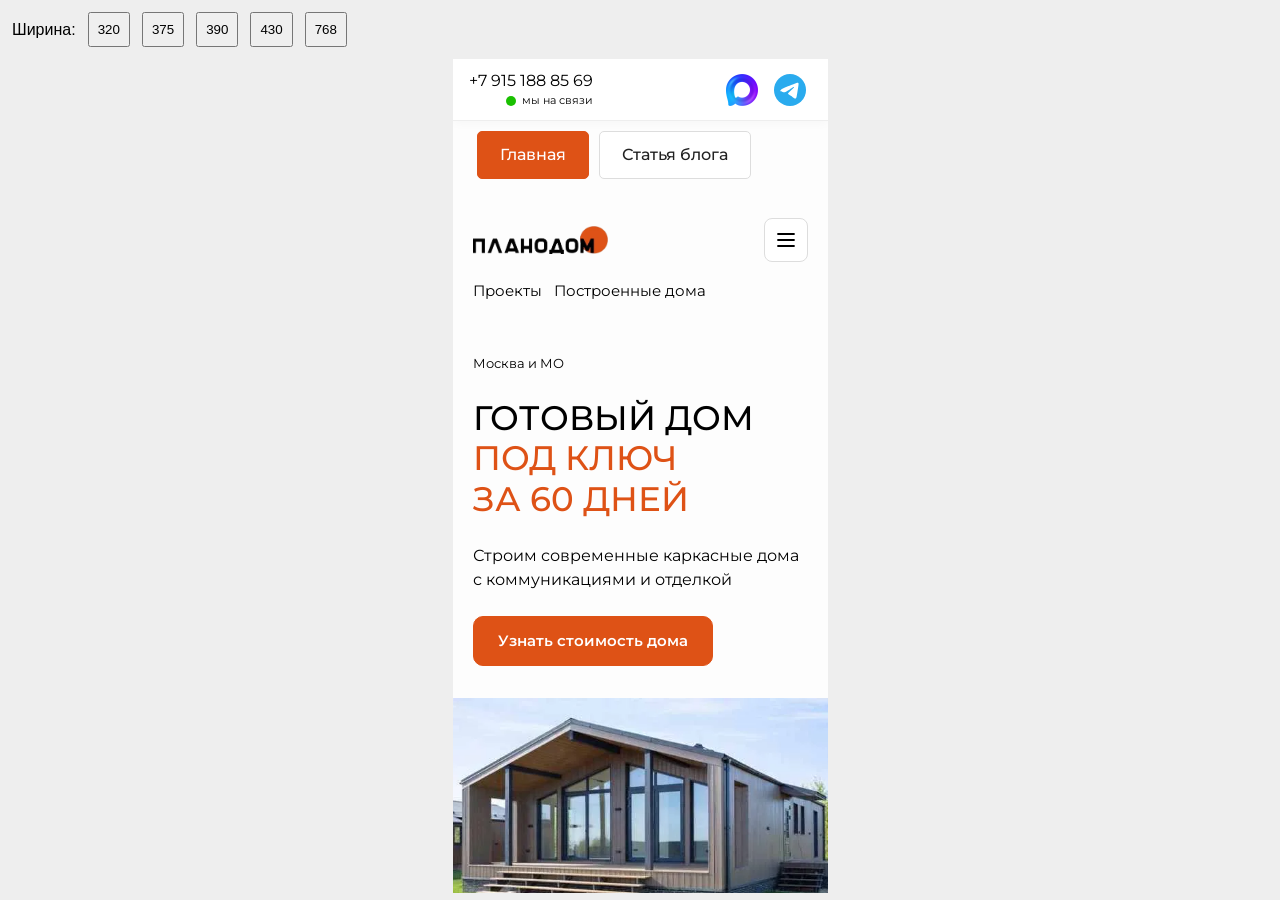
<file: responsive-check.html>
<!doctype html><html lang="ru"><meta charset="utf-8"><meta name="robots" content="noindex,nofollow"><title>Planodom — проверка адаптивности</title><style>body{font:16px Arial;margin:0;background:#eee}header{padding:12px;display:flex;gap:12px;align-items:center;flex-wrap:wrap}iframe{display:block;border:0;background:white;margin:auto;height:calc(100vh - 66px)}button{padding:8px}#report{font-size:12px}</style><header>Ширина:<button data-width="320">320</button><button data-width="375">375</button><button data-width="390">390</button><button data-width="430">430</button><button data-width="768">768</button><span id="report"></span></header><iframe id="mobile-preview" title="Мобильная версия Planodom" src="./index.html?v=mobile-check-11" style="width:375px"></iframe><script>const f=document.querySelector('iframe');f.src='./index.html?v=mobile-check-'+(new URLSearchParams(location.search).get('v')||'11');document.querySelectorAll('[data-width]').forEach(b=>b.onclick=()=>{f.style.width=b.dataset.width+'px';});</script></html>
</file>
